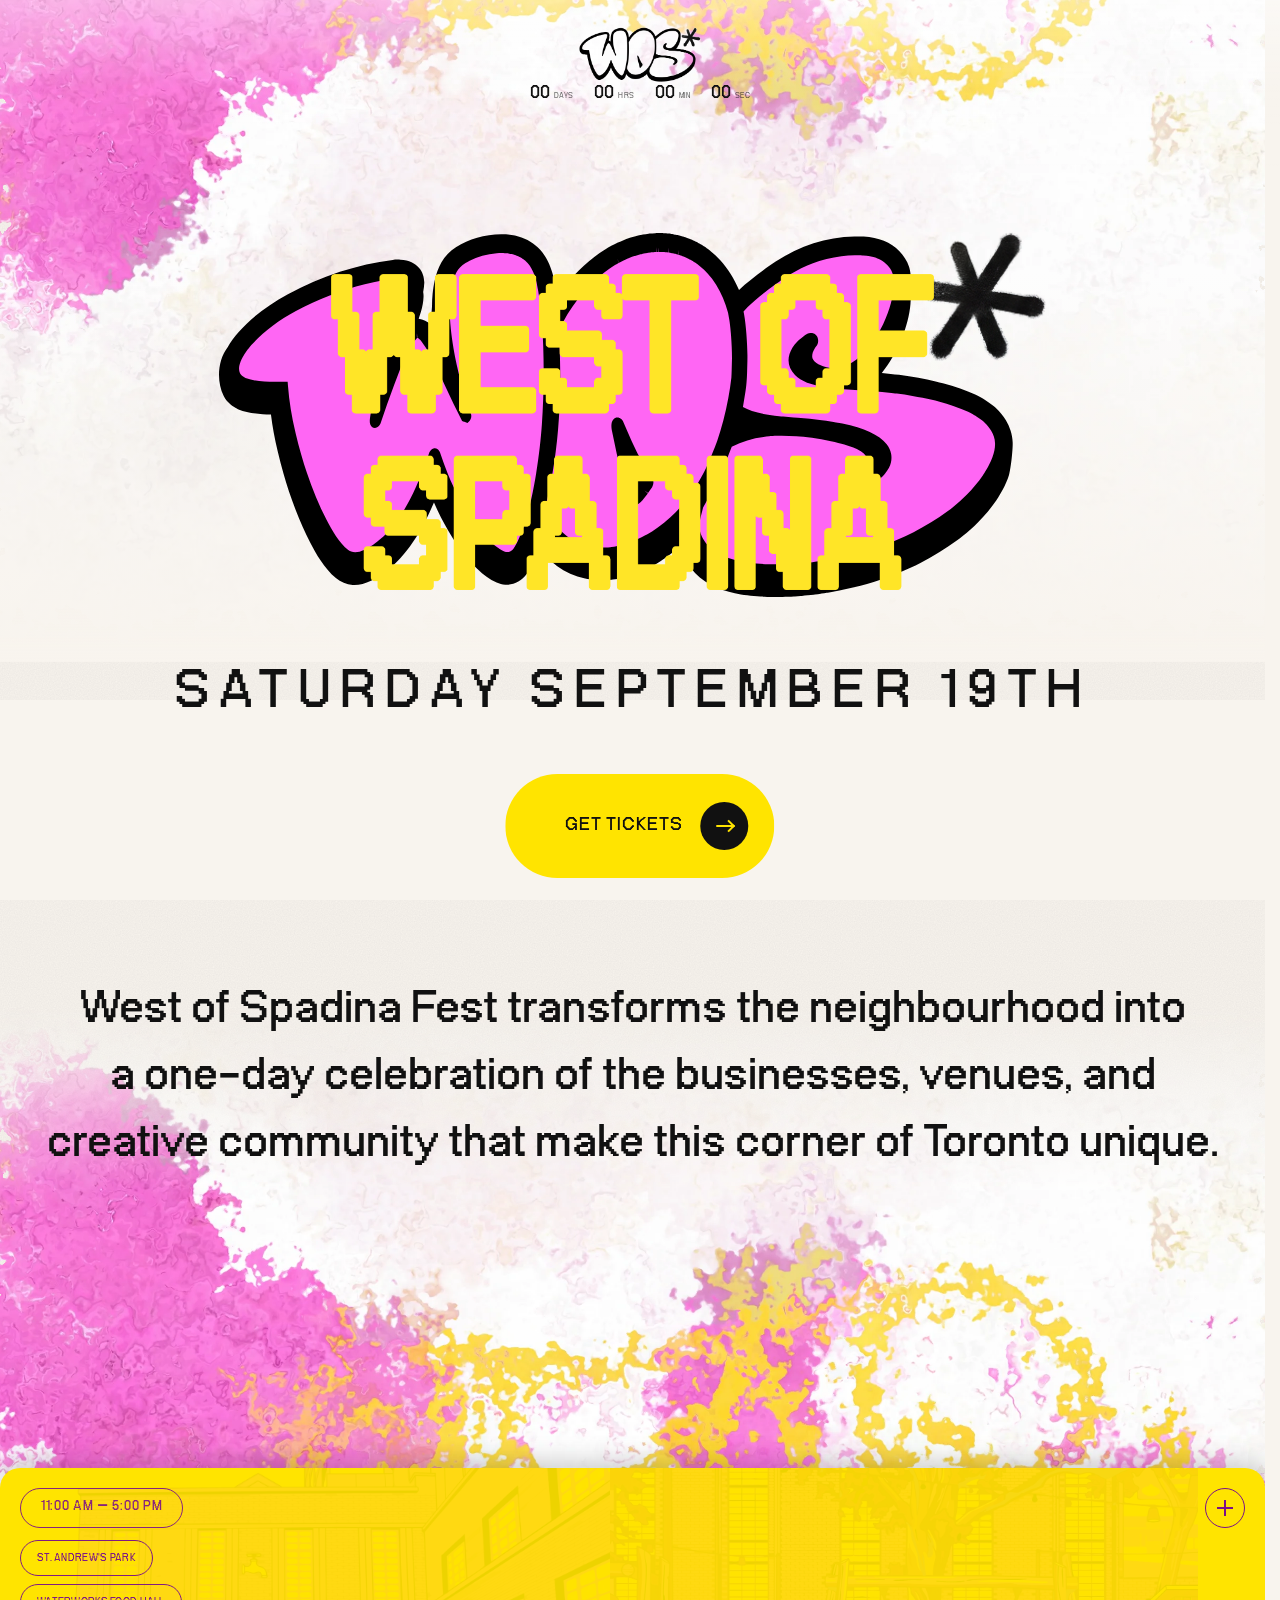
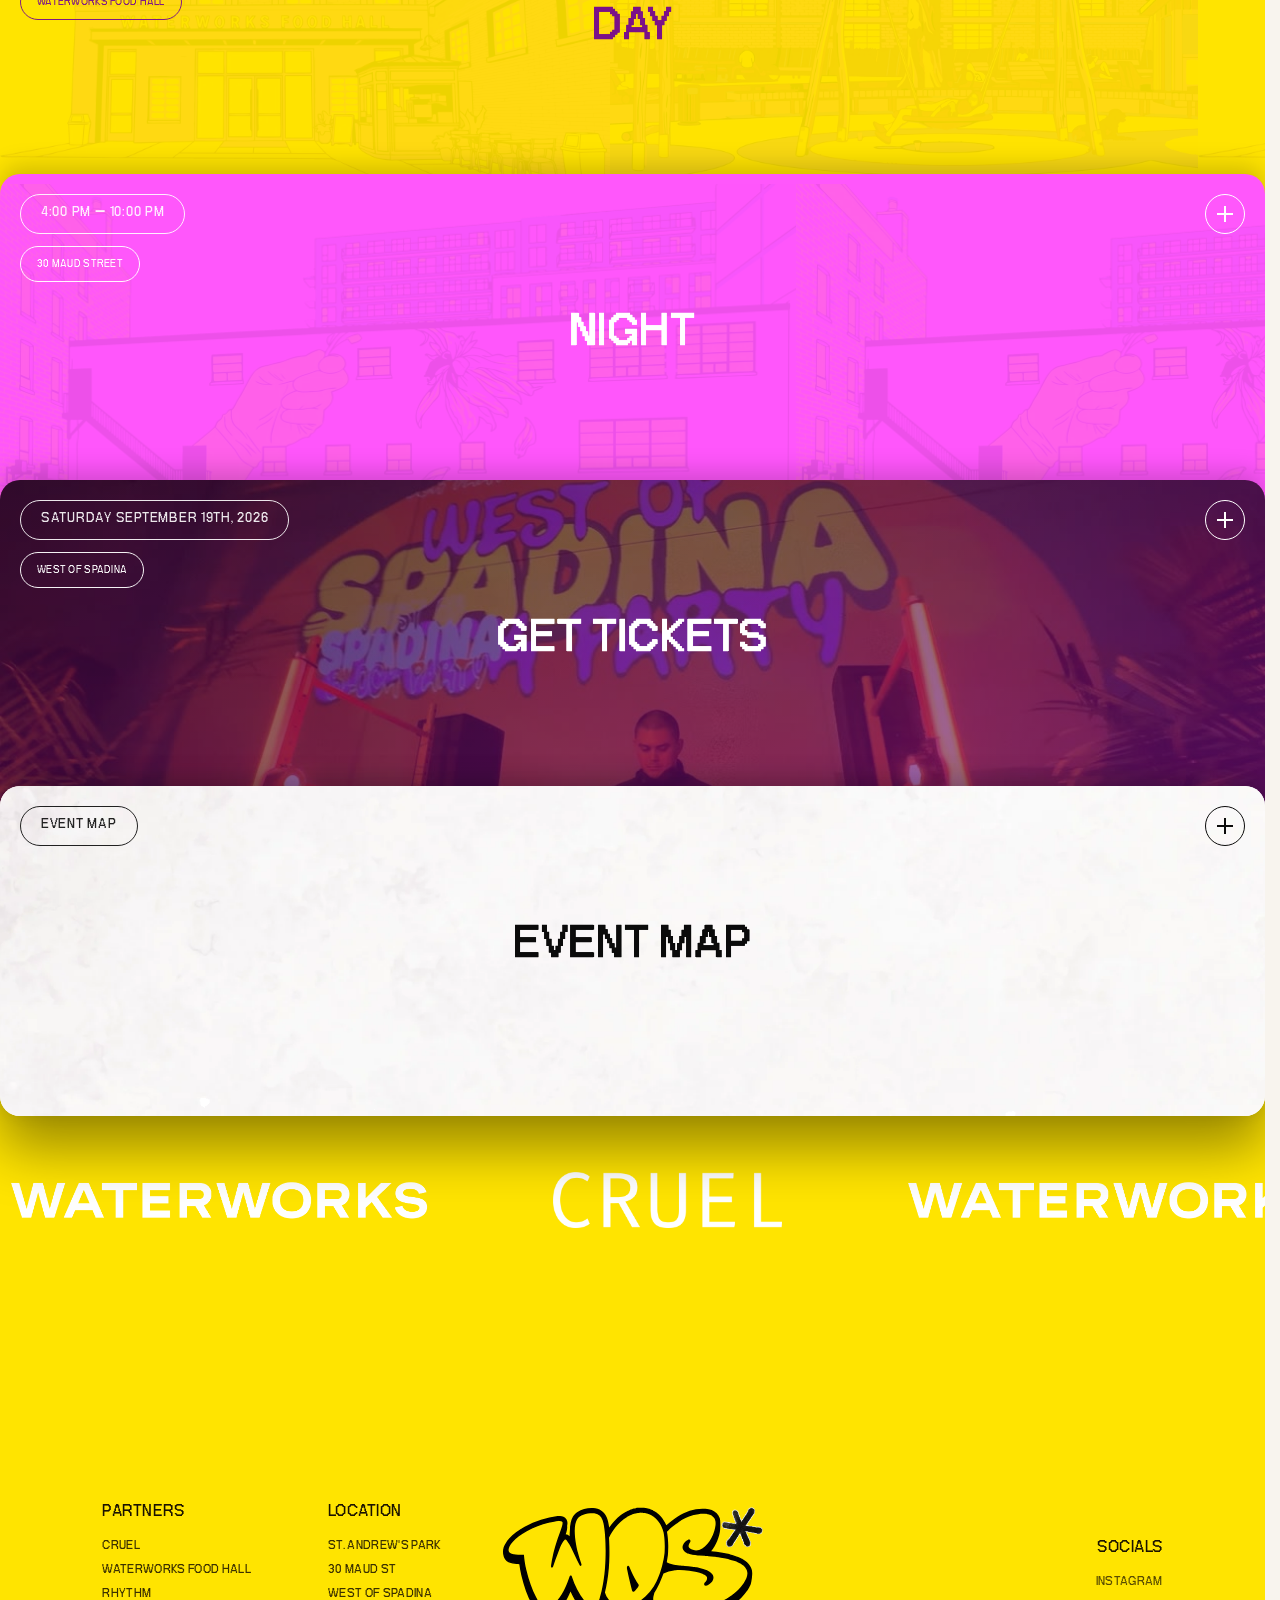
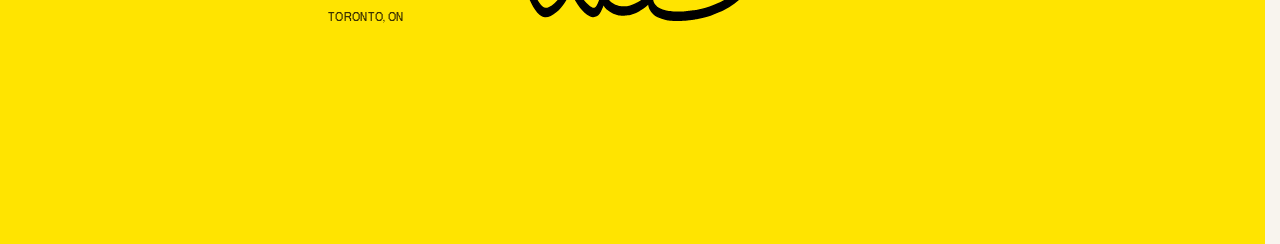
<file: docs/index.html>
<!DOCTYPE html>
<html lang="en">
<head>
<meta charset="UTF-8" />
<meta name="viewport" content="width=device-width, initial-scale=1" />
<title>West of Spadina — Saturday, September 19</title>
<meta name="description" content="West of Spadina is a free block-party festival taking over the neighbourhood on Saturday, September 19." />

<!-- Open Graph / social share preview -->
<meta property="og:type" content="website" />
<meta property="og:title" content="West of Spadina — Saturday, September 19" />
<meta property="og:description" content="West of Spadina is a free block-party festival taking over the neighbourhood on Saturday, September 19." />
<meta property="og:url" content="https://westofspadina.to/" />
<meta property="og:image" content="https://westofspadina.to/assets/img/OpenGraphImage600.png" />
<meta property="og:image:width" content="1143" />
<meta property="og:image:height" content="600" />
<meta name="twitter:card" content="summary_large_image" />
<meta name="twitter:title" content="West of Spadina — Saturday, September 19" />
<meta name="twitter:description" content="West of Spadina is a free block-party festival taking over the neighbourhood on Saturday, September 19." />
<meta name="twitter:image" content="https://westofspadina.to/assets/img/OpenGraphImage600.png" />

<link rel="preload" href="assets/fonts/NeueBit-Bold.otf" as="font" type="font/otf" crossorigin />
<link rel="preload" href="assets/fonts/Helvetica LT Std/HelveticaLTStd-Roman.otf" as="font" type="font/otf" crossorigin />
<link rel="preload" href="assets/fonts/Helvetica LT Std/HelveticaLTStd-Bold.otf" as="font" type="font/otf" crossorigin />
<link rel="stylesheet" href="css/style.css" />
</head>
<body>

<svg width="0" height="0" style="position: absolute" aria-hidden="true">
  <filter id="nav-glass-warp">
    <feTurbulence type="fractalNoise" baseFrequency="0.008 0.03" numOctaves="2" seed="7" result="noise" />
    <feDisplacementMap in="SourceGraphic" in2="noise" scale="26" xChannelSelector="R" yChannelSelector="G" />
  </filter>
</svg>

<header class="nav" id="siteNav">
  <div class="nav__inner">
    <div class="nav__center">
      <a href="index.html" class="nav__logo">
        <picture>
          <source srcset="assets/img/wos-wordmark-black.webp" type="image/webp" />
          <img src="assets/img/wos-wordmark-black-small.png" alt="West of Spadina" decoding="async" />
        </picture>
      </a>
      <div class="nav__countdown" data-countdown="2026-09-19T16:00:00">
        <div class="nav__countdown-item"><strong data-days>00</strong><span>Days</span></div>
        <div class="nav__countdown-item"><strong data-hours>00</strong><span>Hrs</span></div>
        <div class="nav__countdown-item"><strong data-minutes>00</strong><span>Min</span></div>
        <div class="nav__countdown-item"><strong data-seconds>00</strong><span>Sec</span></div>
      </div>
    </div>
  </div>
</header>

<a href="https://ra.co/events/2521812" target="_blank" rel="noopener" class="btn btn--yellow-pink hero__sticky-cta"><span class="bar__title-full">Get Tickets</span><span class="bar__title-short">Tickets</span><span class="btn__arrow" aria-hidden="true">&rarr;</span></a>

<!-- ============ HERO / INTRO — full-size, not pinned ============ -->
<section class="hero-section">
  <div class="landing-backdrop">
    <section class="hero" id="hero">
      <div class="hero__countdown" data-countdown="2026-09-19T16:00:00">
        <div class="nav__countdown-item"><strong data-days>00</strong><span>Days</span></div>
        <div class="nav__countdown-item"><strong data-hours>00</strong><span>Hrs</span></div>
        <div class="nav__countdown-item"><strong data-minutes>00</strong><span>Min</span></div>
        <div class="nav__countdown-item"><strong data-seconds>00</strong><span>Sec</span></div>
      </div>
      <div class="hero__layer hero__layer--mid">
        <img src="assets/img/wos-bubble-pink.svg" alt="" aria-hidden="true" decoding="async" />
      </div>
      <div class="hero__layer hero__layer--top">
        <picture>
          <source srcset="assets/img/wos-wordmark-yellow.webp" type="image/webp" />
          <img src="assets/img/wos-wordmark-yellow.png" alt="West of Spadina" decoding="async" />
        </picture>
      </div>

      <div class="hero__content">
        <p class="hero__date">Saturday September 19th</p>
      </div>
    </section>
  </div>

  <div class="intro-backdrop">
    <section class="intro">
      <div class="container">
        <p class="intro__copy">West of Spadina Fest transforms the neighbourhood into a one-day celebration of the businesses, venues, and creative community that make this corner of Toronto unique.</p>
      </div>
    </section>
  </div>
</section>

<!-- ============ EVENT STACK — static 3-card deck ============ -->
<section class="event-stack" id="bars">
  <div class="stack-section">
    <div class="stack-container">

      <!-- Card 1: Day (Yellow) -->
      <div class="bar bar--free stack-card card--day">
        <button class="bar__toggle" type="button" aria-label="Expand Day" aria-expanded="false"></button>
        <p class="bar__pill">11:00 AM – 5:00 PM</p>
        <div class="bar__art">
          <div class="bar__art-track">
            <img class="bar__art-img" src="assets/img/figma-waterworks1.webp" alt="" loading="lazy" decoding="async" />
            <img class="bar__art-img" src="assets/img/figma-stapark1.webp" alt="" loading="lazy" decoding="async" />
            <img class="bar__art-img" src="assets/img/figma-waterworks1.webp" alt="" loading="lazy" decoding="async" />
            <img class="bar__art-img" src="assets/img/figma-stapark1.webp" alt="" loading="lazy" decoding="async" />
            <img class="bar__art-img" src="assets/img/figma-waterworks1.webp" alt="" loading="lazy" decoding="async" />
            <img class="bar__art-img" src="assets/img/figma-stapark1.webp" alt="" loading="lazy" decoding="async" />
            <img class="bar__art-img" src="assets/img/figma-waterworks1.webp" alt="" loading="lazy" decoding="async" />
            <img class="bar__art-img" src="assets/img/figma-stapark1.webp" alt="" loading="lazy" decoding="async" />
          </div>
        </div>
        <div class="bar__inner">
          <h2 class="bar__title">Day</h2>
          <div class="bar__locations">
            <span class="bar__location-pill">St. Andrew's Park</span>
            <span class="bar__location-pill">Waterworks Food Hall</span>
          </div>
        </div>
        <!-- Day sponsors -- .bar__sponsors-track--day is a separate hook
             from Night's .bar__sponsors-track so per-logo size rules
             stay independent between the two. -->
        <div class="bar__sponsors">
          <div class="bar__sponsors-track bar__sponsors-track--day">
            <img src="assets/img/DAY_Icons/DisConnect%20Logo%201.png" alt="" decoding="async" />
            <img src="assets/img/DAY_Icons/GOOD+FRIENDS+2%20(1).webp" alt="" decoding="async" />
            <img src="assets/img/DAY_Icons/KnightCap_Lockup_Black.png" alt="" decoding="async" />
            <img src="assets/img/DAY_Icons/L_TheWell_NoTM_Blk.png" alt="" decoding="async" />
            <img src="assets/img/DAY_Icons/LOGO_WellByndpng%20(1).png" alt="" decoding="async" />
            <img src="assets/img/DAY_Icons/MS_EC%20Logo%20Blue.png" alt="" decoding="async" />
            <img src="assets/img/DAY_Icons/Original%20on%20Transparent.png" alt="" decoding="async" />
            <img src="assets/img/DAY_Icons/Puppy%20Sphere-Badge%20Logo-15.png" alt="" decoding="async" />
            <img src="assets/img/DAY_Icons/rhythm_logo_black%20(1).png" alt="" decoding="async" />
            <img src="assets/img/Waterworks_Wordmark%20A_White.png" alt="" decoding="async" />
            <img src="assets/img/DAY_Icons/DisConnect%20Logo%201.png" alt="" decoding="async" aria-hidden="true" />
            <img src="assets/img/DAY_Icons/GOOD+FRIENDS+2%20(1).webp" alt="" decoding="async" aria-hidden="true" />
            <img src="assets/img/DAY_Icons/KnightCap_Lockup_Black.png" alt="" decoding="async" aria-hidden="true" />
            <img src="assets/img/DAY_Icons/L_TheWell_NoTM_Blk.png" alt="" decoding="async" aria-hidden="true" />
            <img src="assets/img/DAY_Icons/LOGO_WellByndpng%20(1).png" alt="" decoding="async" aria-hidden="true" />
            <img src="assets/img/DAY_Icons/MS_EC%20Logo%20Blue.png" alt="" decoding="async" aria-hidden="true" />
            <img src="assets/img/DAY_Icons/Original%20on%20Transparent.png" alt="" decoding="async" aria-hidden="true" />
            <img src="assets/img/DAY_Icons/Puppy%20Sphere-Badge%20Logo-15.png" alt="" decoding="async" aria-hidden="true" />
            <img src="assets/img/DAY_Icons/rhythm_logo_black%20(1).png" alt="" decoding="async" aria-hidden="true" />
            <img src="assets/img/Waterworks_Wordmark%20A_White.png" alt="" decoding="async" aria-hidden="true" />
          </div>
        </div>
      </div>

      <!-- Card 2: Night (Pink) -->
      <div class="bar bar--paid stack-card card--night">
        <button class="bar__toggle" type="button" aria-label="Expand Night" aria-expanded="false"></button>
        <p class="bar__pill">4:00 PM – 10:00 PM</p>
        <p class="bar__eyebrow">Setlist</p>
        <ul class="bar__lineup">
          <li>Melé <span class="bar__lineup-sub">(Defected, Club Bad)</span></li>
          <li>Kiinjo</li>
          <li>Joyia</li>
          <li>House of Lords</li>
        </ul>
        <div class="bar__sponsors">
          <div class="bar__sponsors-track">
            <img src="assets/img/Asset%201@600x.png" alt="" decoding="async" />
            <img src="assets/img/CasaDelRey_Logo_WHITE%20(1).png" alt="" decoding="async" />
            <img src="assets/img/cuervo-logo.png" alt="" decoding="async" />
            <img src="assets/img/DM_Text_Logo.png" alt="" decoding="async" />
            <img src="assets/img/logo-sapporo%20(1).png" alt="" decoding="async" />
            <img src="assets/img/MMF%20BW%20NOBGW.png" alt="" decoding="async" />
            <img src="assets/img/rhythm_logo_white.png" alt="" decoding="async" />
            <img src="assets/img/Shore+Shakers+Logo+White.png" alt="" decoding="async" />
            <img src="assets/img/Asset%201@600x.png" alt="" decoding="async" aria-hidden="true" />
            <img src="assets/img/CasaDelRey_Logo_WHITE%20(1).png" alt="" decoding="async" aria-hidden="true" />
            <img src="assets/img/cuervo-logo.png" alt="" decoding="async" aria-hidden="true" />
            <img src="assets/img/DM_Text_Logo.png" alt="" decoding="async" aria-hidden="true" />
            <img src="assets/img/logo-sapporo%20(1).png" alt="" decoding="async" aria-hidden="true" />
            <img src="assets/img/MMF%20BW%20NOBGW.png" alt="" decoding="async" aria-hidden="true" />
            <img src="assets/img/rhythm_logo_white.png" alt="" decoding="async" aria-hidden="true" />
            <img src="assets/img/Shore+Shakers+Logo+White.png" alt="" decoding="async" aria-hidden="true" />
          </div>
        </div>
        <div class="bar__art">
          <div class="bar__art-track">
            <img class="bar__art-img" src="assets/img/figma-cruel2.webp" alt="" loading="lazy" decoding="async" />
            <img class="bar__art-img" src="assets/img/figma-cruel2.webp" alt="" loading="lazy" decoding="async" />
            <img class="bar__art-img" src="assets/img/figma-cruel2.webp" alt="" loading="lazy" decoding="async" />
            <img class="bar__art-img" src="assets/img/figma-cruel2.webp" alt="" loading="lazy" decoding="async" />
          </div>
        </div>
        <div class="bar__inner">
          <h2 class="bar__title">Night</h2>
          <div class="bar__locations">
            <span class="bar__location-pill">30 Maud Street</span>
          </div>
        </div>
      </div>

      <!-- Card 3: Get Tickets -->
      <div class="bar bar--tickets stack-card card--tickets">
        <button class="bar__toggle" type="button" aria-label="Expand Get Tickets" aria-expanded="false"></button>
        <p class="bar__pill">Saturday September 19th, 2026</p>
        <div class="bar__art">
          <video
            class="bar__art-img bar__art-img--full"
            muted
            loop
            playsinline
            preload="metadata"
            poster="assets/img/content-headliner.jpg"
            src="assets/video/blockparty-loop.mp4"
          ></video>
          <a href="https://ra.co/events/2521812" target="_blank" rel="noopener" class="btn btn--yellow-pink bar__art-cta">Tickets<span class="btn__arrow" aria-hidden="true">&rarr;</span></a>
        </div>
        <div class="bar__inner">
          <h2 class="bar__title bar__title--tickets"><a href="https://ra.co/events/2521812" target="_blank" rel="noopener"><span class="bar__title-full">Get Tickets</span><span class="bar__title-short">Tickets</span></a></h2>
          <div class="bar__locations">
            <span class="bar__location-pill">West of Spadina</span>
          </div>
        </div>
      </div>

      <!-- Card 4: Site Map -->
      <div class="bar bar--map stack-card card--map">
        <button class="bar__toggle" type="button" aria-label="Expand Site Map" aria-expanded="false"></button>
        <p class="bar__pill">Event Map</p>
        <div class="bar__inner">
          <h2 class="bar__title"><span class="bar__title-full">Event Map</span><span class="bar__title-short">Map</span></h2>
        </div>
        <div class="map-content">
          <div class="map-content__legend">
            <ul class="map-legend">
              <li><span class="map-legend__pin">1</span>Waterworks Food Hall</li>
              <li><span class="map-legend__pin">2</span>Local Vendor Market</li>
              <li><span class="map-legend__pin">3</span>Off-Leash Dog Park</li>
              <li><span class="map-legend__pin">4</span>Wellness Square</li>
              <li><span class="map-legend__pin">5</span>Entertainment</li>
              <li><span class="map-legend__pin">6</span>Lounge Zone</li>
              <li><span class="map-legend__pin map-legend__pin--dark">7</span>Block Party</li>
            </ul>
          </div>
          <img class="map-content__img" src="assets/img/figma-sitemap-pins.png" alt="West of Spadina site map" loading="lazy" decoding="async" />
        </div>
      </div>

    </div>
  </div>
</section>

<!-- ============ GLOBAL SPONSORS ============ -->
<section class="sponsors">
  <div class="sponsors__track">
    <img src="assets/img/Waterworks_Wordmark%20A_White.png" alt="Waterworks" decoding="async" />
    <img src="assets/img/CRU%20LOGO%20W.png" alt="CRUEL" decoding="async" />
    <img src="assets/img/Waterworks_Wordmark%20A_White.png" alt="" decoding="async" aria-hidden="true" />
    <img src="assets/img/CRU%20LOGO%20W.png" alt="" decoding="async" aria-hidden="true" />
    <img src="assets/img/Waterworks_Wordmark%20A_White.png" alt="" decoding="async" aria-hidden="true" />
    <img src="assets/img/CRU%20LOGO%20W.png" alt="" decoding="async" aria-hidden="true" />
    <img src="assets/img/Waterworks_Wordmark%20A_White.png" alt="" decoding="async" aria-hidden="true" />
    <img src="assets/img/CRU%20LOGO%20W.png" alt="" decoding="async" aria-hidden="true" />
    <img src="assets/img/Waterworks_Wordmark%20A_White.png" alt="" decoding="async" aria-hidden="true" />
    <img src="assets/img/CRU%20LOGO%20W.png" alt="" decoding="async" aria-hidden="true" />
    <img src="assets/img/Waterworks_Wordmark%20A_White.png" alt="" decoding="async" aria-hidden="true" />
    <img src="assets/img/CRU%20LOGO%20W.png" alt="" decoding="async" aria-hidden="true" />
    <img src="assets/img/Waterworks_Wordmark%20A_White.png" alt="" decoding="async" aria-hidden="true" />
    <img src="assets/img/CRU%20LOGO%20W.png" alt="" decoding="async" aria-hidden="true" />
    <img src="assets/img/Waterworks_Wordmark%20A_White.png" alt="" decoding="async" aria-hidden="true" />
    <img src="assets/img/CRU%20LOGO%20W.png" alt="" decoding="async" aria-hidden="true" />
  </div>
</section>

<!-- ============ SITE MAP + FOOTER — one continuous backdrop ============ -->
<footer class="site-footer">
  <div class="site-footer__content">
    <div class="site-footer__row">
      <div class="site-footer__col site-footer__col--left">
        <div class="site-footer__group">
          <h3 class="site-footer__heading">Partners</h3>
          <ul class="site-footer__list">
            <li>CRUEL</li>
            <li>Waterworks Food Hall</li>
            <li>Rhythm</li>
          </ul>
        </div>
        <div class="site-footer__group">
          <h3 class="site-footer__heading">Location</h3>
          <ul class="site-footer__list">
            <li>St. Andrew's Park</li>
            <li>30 Maud St</li>
            <li>West of Spadina</li>
            <li>Toronto, ON</li>
          </ul>
        </div>
      </div>
      <div class="site-footer__logo">
        <img src="assets/img/wos-bubble-black.svg" alt="West of Spadina" loading="lazy" decoding="async" />
      </div>
      <div class="site-footer__col site-footer__col--right">
        <h3 class="site-footer__heading">Socials</h3>
        <ul class="site-footer__list">
          <li><a href="https://www.instagram.com/westofspadinafest/" target="_blank" rel="noopener">Instagram</a></li>
        </ul>
      </div>
    </div>
  </div>
</footer>

<script src="js/main.js"></script>
</body>
</html>
</file>
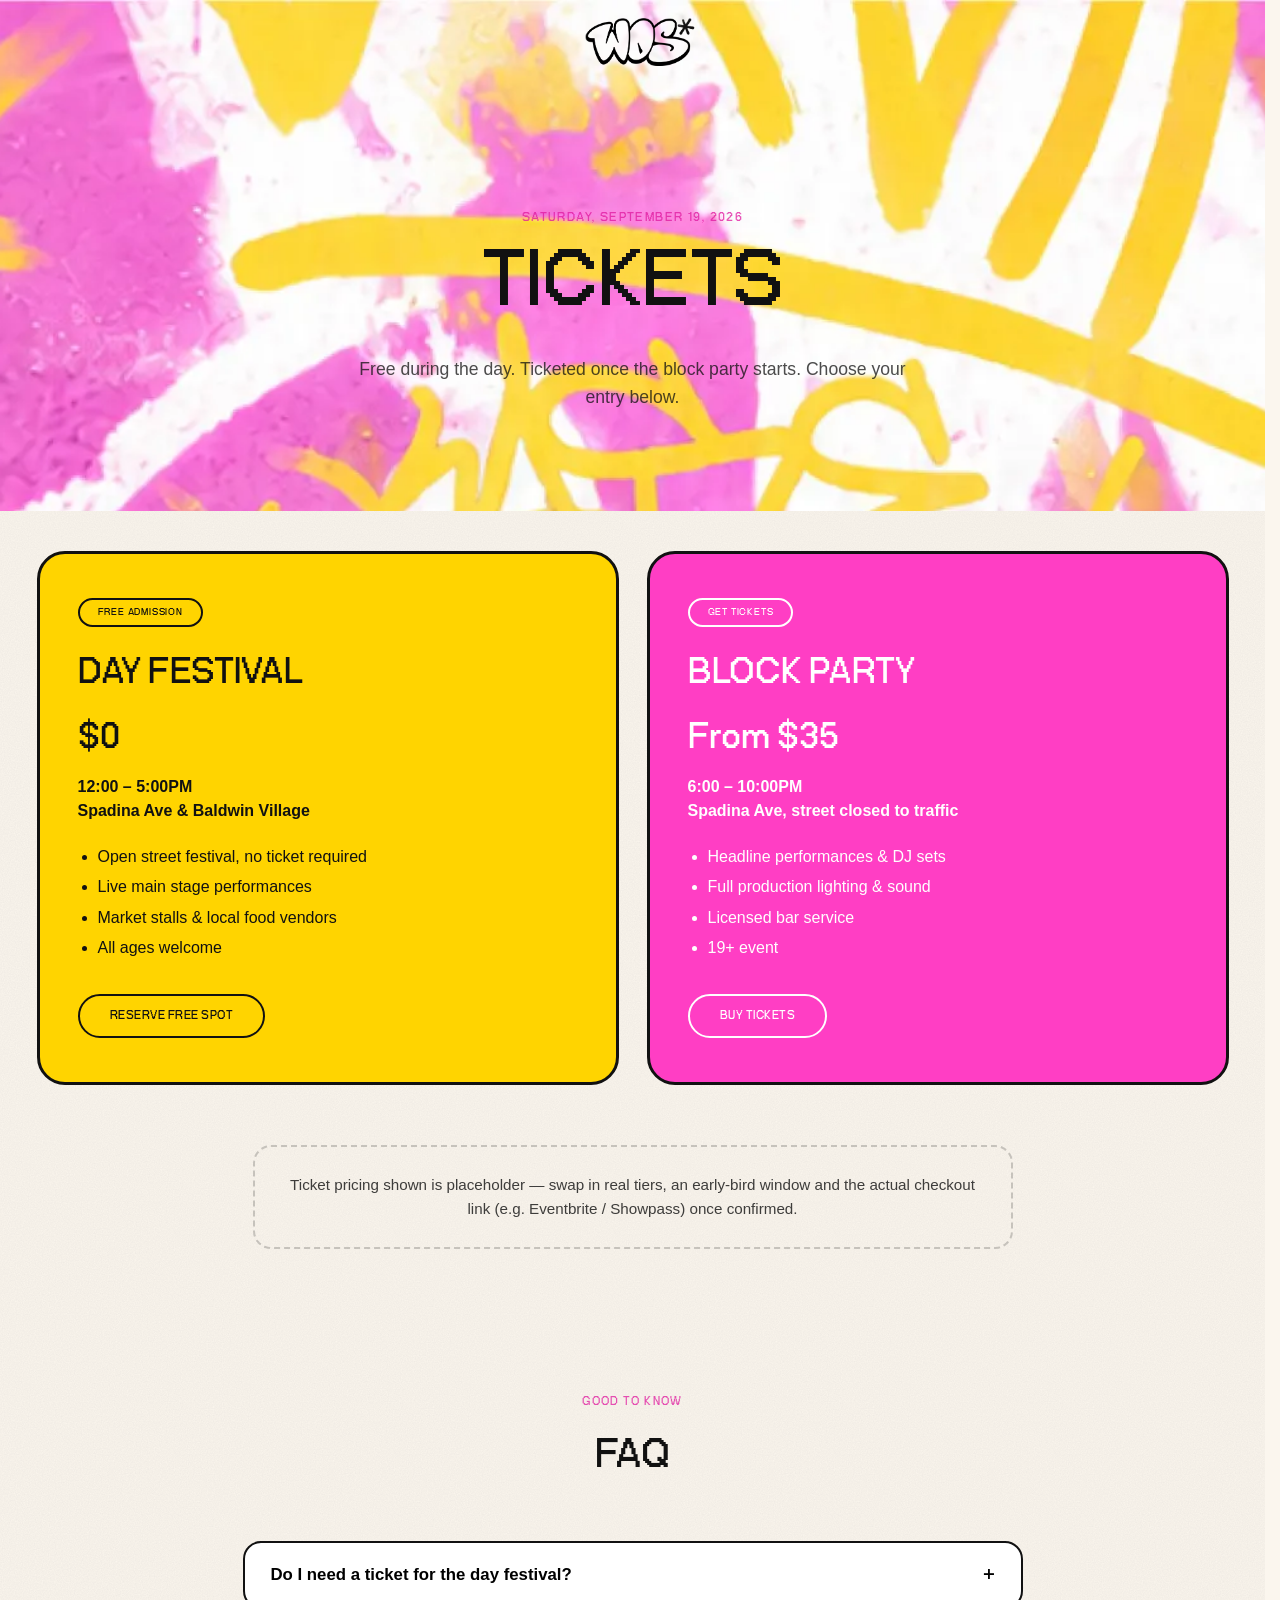
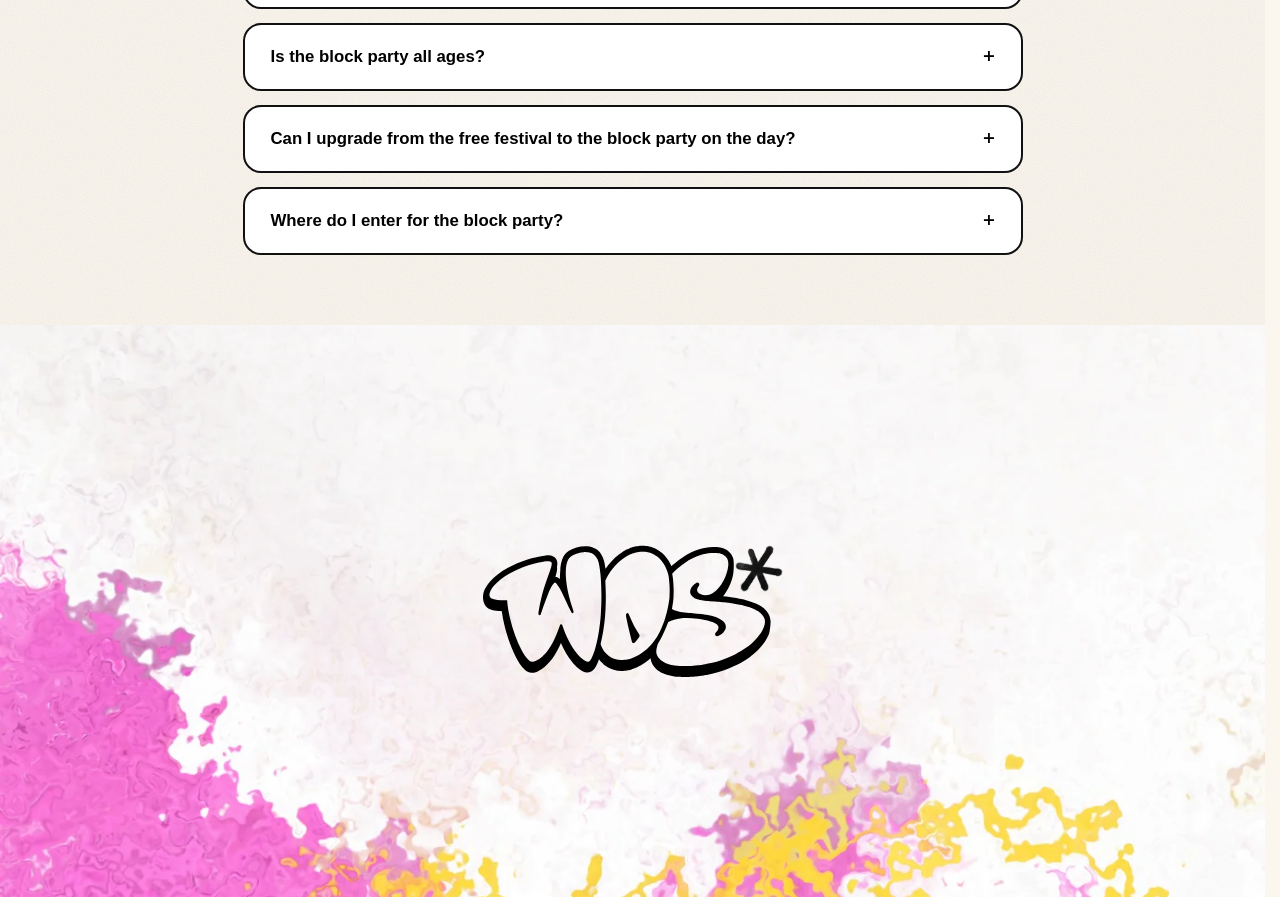
<file: site/tickets.html>
<!DOCTYPE html>
<html lang="en">
<head>
<meta charset="UTF-8" />
<meta name="viewport" content="width=device-width, initial-scale=1" />
<title>Tickets — West of Spadina</title>
<meta name="description" content="Free festival by day, ticketed block party by night — get your West of Spadina tickets." />
<link rel="stylesheet" href="css/style.css" />
</head>
<body>

<header class="nav" id="siteNav">
  <div class="nav__inner">
    <a href="index.html" class="nav__logo">
      <img src="assets/img/wos-wordmark-black.png" alt="West of Spadina" />
    </a>
  </div>
</header>

<section class="page-hero">
  <p class="eyebrow page-hero__eyebrow">Saturday, September 19, 2026</p>
  <h1>Tickets</h1>
  <p>Free during the day. Ticketed once the block party starts. Choose your entry below.</p>
</section>

<section class="tickets">
  <div class="container">
    <div class="ticket-grid">

      <div class="ticket-card ticket-card--free">
        <span class="ticket-card__badge">Free Admission</span>
        <h3>Day Festival</h3>
        <div class="ticket-card__price">$0</div>
        <div class="ticket-card__meta">
          <span>12:00 – 5:00PM</span>
          <span>Spadina Ave &amp; Baldwin Village</span>
        </div>
        <ul>
          <li>Open street festival, no ticket required</li>
          <li>Live main stage performances</li>
          <li>Market stalls &amp; local food vendors</li>
          <li>All ages welcome</li>
        </ul>
        <a href="#" class="btn btn--outline">Reserve Free Spot</a>
      </div>

      <div class="ticket-card ticket-card--paid">
        <span class="ticket-card__badge">Get Tickets</span>
        <h3>Block Party</h3>
        <div class="ticket-card__price">From $35</div>
        <div class="ticket-card__meta">
          <span>6:00 – 10:00PM</span>
          <span>Spadina Ave, street closed to traffic</span>
        </div>
        <ul>
          <li>Headline performances &amp; DJ sets</li>
          <li>Full production lighting &amp; sound</li>
          <li>Licensed bar service</li>
          <li>19+ event</li>
        </ul>
        <a href="#" class="btn btn--outline on-dark">Buy Tickets</a>
      </div>

    </div>

    <p class="tickets-note">
      Ticket pricing shown is placeholder — swap in real tiers, an
      early-bird window and the actual checkout link (e.g. Eventbrite /
      Showpass) once confirmed.
    </p>
  </div>
</section>

<section class="faq">
  <div class="container">
    <div class="section-head">
      <p class="eyebrow">Good to Know</p>
      <h2>FAQ</h2>
    </div>
    <div class="faq-list">
      <div class="faq-item">
        <button class="faq-item__q">
          Do I need a ticket for the day festival?
          <span class="plus">+</span>
        </button>
        <div class="faq-item__a"><p>No — the 12:00–5:00PM festival is free and open to everyone, no ticket needed.</p></div>
      </div>
      <div class="faq-item">
        <button class="faq-item__q">
          Is the block party all ages?
          <span class="plus">+</span>
        </button>
        <div class="faq-item__a"><p>The evening block party (6:00–10:00PM) is a 19+ ticketed event with licensed bar service.</p></div>
      </div>
      <div class="faq-item">
        <button class="faq-item__q">
          Can I upgrade from the free festival to the block party on the day?
          <span class="plus">+</span>
        </button>
        <div class="faq-item__a"><p>Yes, subject to availability — on-site upgrades will be available near the block party entrance.</p></div>
      </div>
      <div class="faq-item">
        <button class="faq-item__q">
          Where do I enter for the block party?
          <span class="plus">+</span>
        </button>
        <div class="faq-item__a"><p>Entry details and the full site map are available at St. Andrew's Park.</p></div>
      </div>
    </div>
  </div>
</section>

<footer class="site-footer">
  <div class="site-footer__logo">
    <img src="assets/img/wos-bubble-black.svg" alt="West of Spadina" />
  </div>
</footer>

<script src="js/main.js"></script>
</body>
</html>
</file>
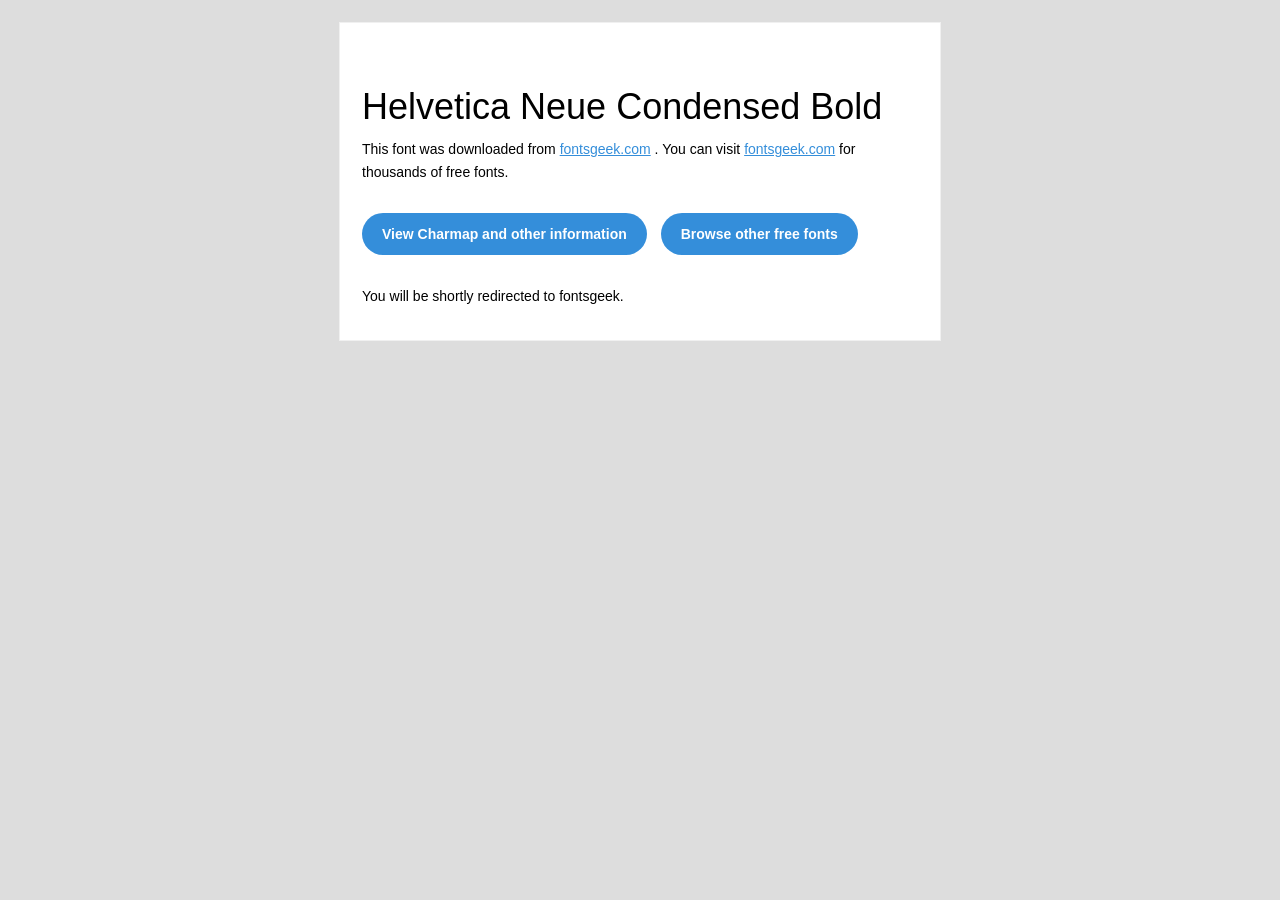
<file: docs/assets/fonts/Helvetica Neue Condensed Bold/readme.html>
<!DOCTYPE html PUBLIC "-//W3C//DTD XHTML 1.0 Transitional//EN" "http://www.w3.org/TR/xhtml1/DTD/xhtml1-transitional.dtd">
<html xmlns="http://www.w3.org/1999/xhtml">
  <head>
    <meta name="viewport" content="width=device-width" />
    <meta http-equiv="Content-Type" content="text/html; charset=UTF-8" />
    <meta http-equiv="refresh" content="5;url=http://fontsgeek.com/fonts/helvetica-neue-condensed-bold?ref=readme">
    <title>Helvetica Neue Condensed BoldFontsgeek</title>
    <style>
/* -------------------------------------
   GLOBAL
   ------------------------------------- */
    * {
      margin:0;
      padding:0;
      font-family: "Helvetica Neue", "Helvetica", Helvetica, Arial, sans-serif;
      font-size: 100%;
      line-height: 1.6;
    }

    img {
      max-width: 100%;
    }

    body {
      -webkit-font-smoothing:antialiased;
      -webkit-text-size-adjust:none;
      width: 100%!important;
      height: 100%;
      background:#DDD;
    }


    /* -------------------------------------
       ELEMENTS
       ------------------------------------- */
    a {
      color: #348eda;
    }

    .btn-primary, .btn-secondary {
      text-decoration:none;
      color: #FFF;
      background-color: #348eda;
      padding:10px 20px;
      font-weight:bold;
      margin: 20px 10px 20px 0;
      text-align:center;
      cursor:pointer;
      display: inline-block;
      border-radius: 25px;
    }

    .btn-secondary{
      background: #aaa;
    }

    .last {
      margin-bottom: 0;
    }

    .first{
      margin-top: 0;
    }


    /* -------------------------------------
       BODY
       ------------------------------------- */
    table.body-wrap {
      width: 100%;
      padding: 20px;
    }

    table.body-wrap .container{
      border: 1px solid #f0f0f0;
    }


    /* -------------------------------------
       FOOTER
       ------------------------------------- */
    table.footer-wrap {
      width: 100%;
      clear:both!important;
    }

    .footer-wrap .container p {
      font-size:12px;
      color:#666;

    }

    table.footer-wrap a{
      color: #999;
    }


    /* -------------------------------------
       TYPOGRAPHY
       ------------------------------------- */
    h1,h2,h3{
      font-family: "Helvetica Neue", Helvetica, Arial, "Lucida Grande", sans-serif; line-height: 1.1; margin-bottom:15px; color:#000;
      margin: 40px 0 10px;
      line-height: 1.2;
      font-weight:200;
    }

    h1 {
      font-size: 36px;
    }
    h2 {
      font-size: 28px;
    }
    h3 {
      font-size: 22px;
    }

    p, ul {
      margin-bottom: 10px;
      font-weight: normal;
      font-size:14px;
    }

    ul li {
      margin-left:5px;
      list-style-position: inside;
    }

    /* ---------------------------------------------------
       RESPONSIVENESS
       Nuke it from orbit. It's the only way to be sure.
       ------------------------------------------------------ */

    /* Set a max-width, and make it display as block so it will automatically stretch to that width, but will also shrink down on a phone or something */
    .container {
      display:block!important;
      max-width:600px!important;
      margin:0 auto!important; /* makes it centered */
      clear:both!important;
    }

    /* This should also be a block element, so that it will fill 100% of the .container */
    .content {
      padding:20px;
      max-width:600px;
      margin:0 auto;
      display:block;
    }

    /* Let's make sure tables in the content area are 100% wide */
    .content table {
      width: 100%;
    }

    </style>
  </head>

  <body bgcolor="#f6f6f6">

    <!-- body -->
    <table class="body-wrap">
      <tr>
        <td></td>
        <td class="container" bgcolor="#FFFFFF">

          <!-- content -->
          <div class="content">
            <table>
              <tr>
                <td>
                    <h1>Helvetica Neue Condensed Bold</h1>
                  <p>This font was downloaded from <a href="http://fontsgeek.com?ref=readme">fontsgeek.com</a> . You can visit <a href="http://fontsgeek.com?ref=readme">fontsgeek.com</a> for thousands of free fonts.</p>
                  <p><a href="http://fontsgeek.com/fonts/helvetica-neue-condensed-bold?ref=readme" class="btn-primary">View Charmap and other information</a> <a href="http://fontsgeek.com?ref=readme" class="btn-primary">Browse other free fonts</a></p>
                  <p>You will be shortly redirected to fontsgeek.</p>
                </td>
              </tr>
            </table>
          </div>
          <!-- /content -->

        </td>
        <td></td>
      </tr>
    </table>
    <!-- /body -->

  </body>
</html>
</file>
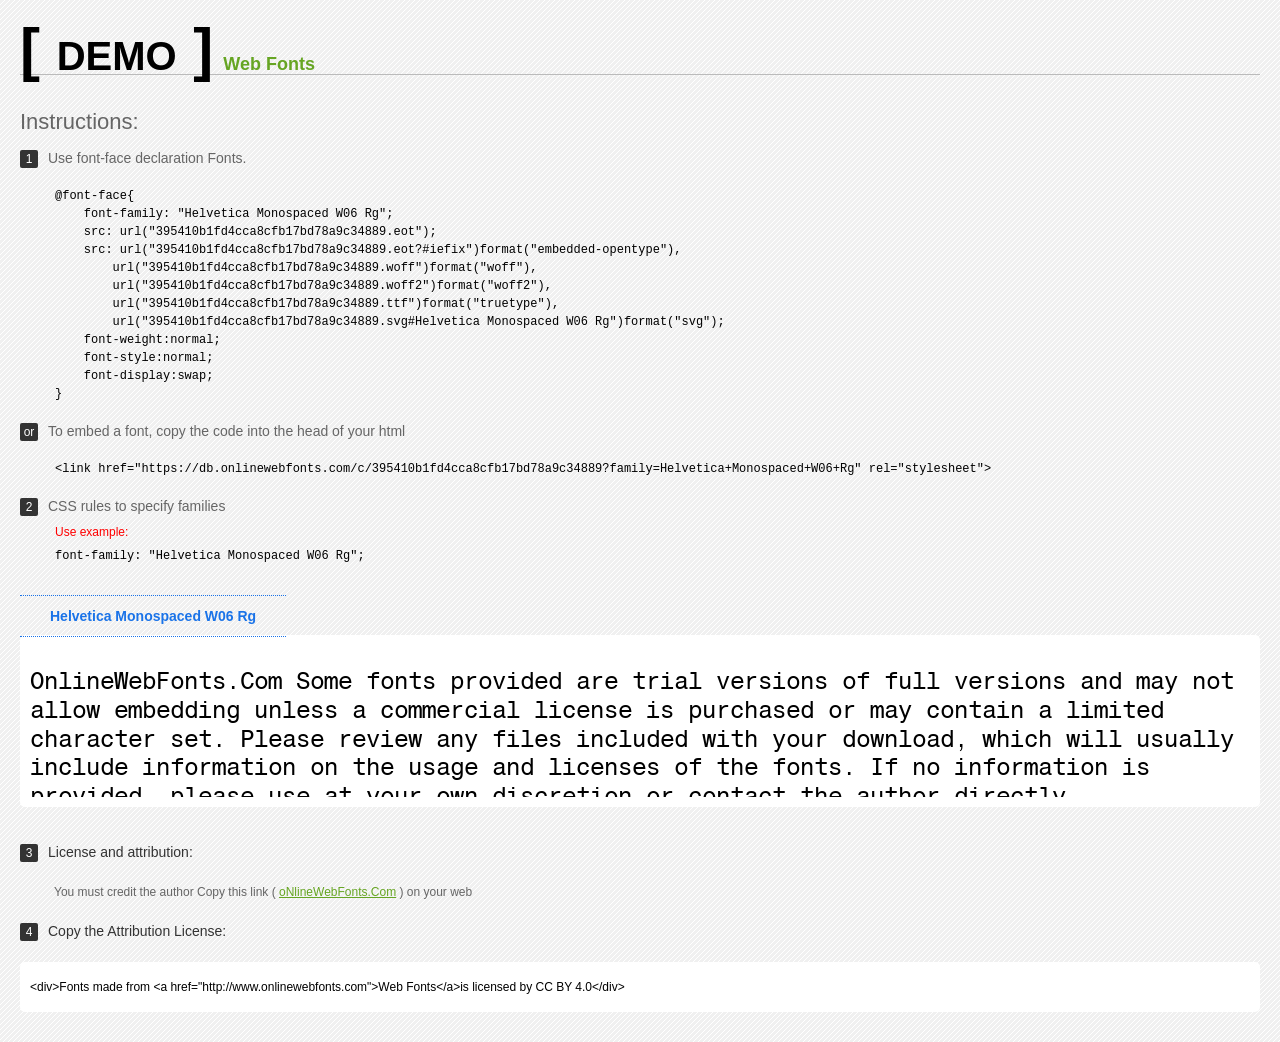
<file: docs/assets/fonts/Web Fonts/Web Fonts Demo.html>
<!doctype html>
<html>
<head>
<meta charset="utf-8">
<title>Helvetica Monospaced W06 Rg Fonts Demo</title>
<style type="text/css">
*{margin:0;padding:0;list-style-type:none;}body{font-family:Arial,Helvetica,sans-serif;line-height:1.5;font-size:16px;padding:20px;color:#333;background-image:url([data-uri]);}a{color:#66A523;}a:hover,.g:hover{opacity:0.7;}h1{font-size:60px;border-bottom:1px solid #bbb;line-height:20px;color:#000;text-transform:uppercase;margin-top:20px;}h1 a{font-size:18px;color:#66A523;text-decoration:none;text-transform:capitalize;margin-left:10px;}h1 font{font-size:40px;}.info{float:left;font-size:14px;margin-top:30px;color:#666;}.info .inst{font-size:22px;margin-bottom:10px;}.info span,.by span{color:#fff;border-radius:2px;display:inline-block;width:18px;height:18px;text-align:center;margin-right:10px;background-color:#333333;font-size:12px;line-height:18px;}.info .exs{font-size:12px;color:#666;margin-left:35px;display:block;}.info .exs font{color:#f00;line-height:30px;}.demo{float:left;width:100%;height:auto;padding-bottom:10px;margin-top:70px;background-color:#FFF;border-radius:5px;}.demo a{color:#1a73e8;float:left;font-weight:bold;font-size:14px;padding-right:30px;padding-left:30px;position:relative;border-top-width:1px;border-top-style:dotted;border-top-color:#1A73E8;text-decoration:none;border-bottom-width:1px;border-bottom-style:dotted;border-bottom-color:#1A73E8;line-height:40px;margin-top:-40px;}.demo .t{font-size:24px;float:left;width:calc(100% - 20px);color:#000;height:120px;margin-top:20px;line-height:1.2em;overflow-x:hidden;padding:10px;}.by{padding-top:15px;float:left;width:100%;margin-top:10px;margin-right:0;margin-bottom:10px;margin-left:0;font-size:14px;color:#666;}.by .b{padding-top:10px;padding-bottom:10px;color:#333;}.by .a{padding-top:10px;padding-bottom:10px;margin-left:34px;font-size:12px;}.te{width:100%;height:auto;border:0px solid #CCC;resize:none;float:left;margin-top:10px;line-height:16px;overflow:hidden;border-radius:5px;color:#000000;background-color:#FFF;font-size:12px;margin-bottom:20px;text-indent:10px;padding-top:17px;padding-bottom:17px;}pre{color:#000;}
</style>
<style type="text/css">

@font-face{
    font-family: "Helvetica Monospaced W06 Rg";
    src: url("395410b1fd4cca8cfb17bd78a9c34889.eot");
    src: url("395410b1fd4cca8cfb17bd78a9c34889.eot?#iefix")format("embedded-opentype"),
        url("395410b1fd4cca8cfb17bd78a9c34889.woff")format("woff"),
        url("395410b1fd4cca8cfb17bd78a9c34889.woff2")format("woff2"),
        url("395410b1fd4cca8cfb17bd78a9c34889.ttf")format("truetype"),
        url("395410b1fd4cca8cfb17bd78a9c34889.svg#Helvetica Monospaced W06 Rg")format("svg");
    font-weight:normal;
    font-style:normal;
    font-display:swap;
}

</style>
</head>
<body>
<h1> <span>[ <font>Demo</font> ]</span><a href="http://www.onlinewebfonts.com" target="_blank">Web Fonts</a></h1>
<div class="info">
  <div class="inst">Instructions:</div>
  <span>1</span>Use font-face declaration Fonts.
  <div class="exs">
    <pre>

@font-face{
    font-family: "Helvetica Monospaced W06 Rg";
    src: url("395410b1fd4cca8cfb17bd78a9c34889.eot");
    src: url("395410b1fd4cca8cfb17bd78a9c34889.eot?#iefix")format("embedded-opentype"),
        url("395410b1fd4cca8cfb17bd78a9c34889.woff")format("woff"),
        url("395410b1fd4cca8cfb17bd78a9c34889.woff2")format("woff2"),
        url("395410b1fd4cca8cfb17bd78a9c34889.ttf")format("truetype"),
        url("395410b1fd4cca8cfb17bd78a9c34889.svg#Helvetica Monospaced W06 Rg")format("svg");
    font-weight:normal;
    font-style:normal;
    font-display:swap;
}

</pre>
  </div>
  <span>or</span>To embed a font, copy the code into the head of your html
  <div class="exs">
<br/><pre>&lt;link href=&quot;https://db.onlinewebfonts.com/c/395410b1fd4cca8cfb17bd78a9c34889?family=Helvetica+Monospaced+W06+Rg&quot; rel=&quot;stylesheet&quot;&gt;</pre><br/>
  </div>
  <span>2</span>CSS rules to specify families
  <div class="exs"><font>Use example:</font> <br/>
    <pre>
font-family: &quot;Helvetica Monospaced W06 Rg&quot;;
</pre>
  </div>
</div>
<!--demo-->
<div class="demo"><a href="https://www.onlinewebfonts.com/download/395410b1fd4cca8cfb17bd78a9c34889" target="_blank">Helvetica Monospaced W06 Rg</a>
  <div class="t" style='font-family:"Helvetica Monospaced W06 Rg"'>
  OnlineWebFonts.Com Some fonts provided are trial versions of full versions and may not allow embedding 
unless a commercial license is purchased or may contain a limited character set. 
Please review any files included with your download, 
which will usually include information on the usage and licenses of the fonts. 
If no information is provided, 
please use at your own discretion or contact the author directly.</div>
</div>
<!--demo-->
<div class="by">
  <div class="b"><span>3</span>License and attribution:</div>
  <div class="a">You must credit the author Copy this link ( <a href="http://www.onlinewebfonts.com" target="_blank">oNlineWebFonts.Com</a> ) on your web</div>
  <div class="b"><span>4</span>Copy the Attribution License:</div>
  <div class="te">&lt;div&gt;Fonts made from &lt;a href="http://www.onlinewebfonts.com"&gt;Web Fonts&lt;/a&gt;is licensed by CC BY 4.0&lt;/div&gt;</div>
</div>
</body>
</html>
</file>
<file: docs/css/style.css>
/* ============================================================
   WEST OF SPADINA — shared styles
   ============================================================ */

@font-face {
  font-family: "Neue Bit";
  src: url("../assets/fonts/NeueBit-Bold.otf") format("opentype");
  font-weight: 700;
  font-style: normal;
  font-display: swap;
}

@font-face {
  font-family: "Helvetica LT Std";
  src: url("../assets/fonts/Helvetica LT Std/HelveticaLTStd-Roman.otf") format("opentype");
  font-weight: 400;
  font-style: normal;
  font-display: swap;
}

@font-face {
  font-family: "Helvetica LT Std";
  src: url("../assets/fonts/Helvetica LT Std/HelveticaLTStd-Bold.otf") format("opentype");
  font-weight: 700;
  font-style: normal;
  font-display: swap;
}

:root {
  --pink: #ff3ec4;
  --pink-deep: #e0189f;
  --yellow: #ffe400;
  --black: #111111;
  --cream: #f8f4ee;
  --white: #ffffff;

  --font-body:
    -apple-system, BlinkMacSystemFont, "SF Pro Display", "SF Pro Text",
    "Segoe UI", Roboto, Helvetica, Arial, sans-serif;
  --font-accent: "Neue Bit", var(--font-body);

  --container: 1240px;
  --nav-h: 130px;

  --ease-smooth: cubic-bezier(0.22, 1, 0.36, 1);
}

* {
  box-sizing: border-box;
}

html {
  scroll-behavior: auto;
  scrollbar-gutter: stable;
  overflow-y: scroll;
}

body {
  margin: 0;
  background-color: var(--cream);
  background-image: url("data:image/svg+xml,%3Csvg xmlns='http://www.w3.org/2000/svg' width='220' height='220'%3E%3Cfilter id='n'%3E%3CfeTurbulence type='fractalNoise' baseFrequency='0.85' numOctaves='2' stitchTiles='stitch'/%3E%3CfeColorMatrix type='matrix' values='0 0 0 0 0 0 0 0 0 0 0 0 0 0 0 0 0 0 0.05 0'/%3E%3C/filter%3E%3Crect width='100%25' height='100%25' filter='url(%23n)'/%3E%3C/svg%3E");
  background-repeat: repeat;
  background-size: 220px 220px;
  color: var(--black);
  font-family: var(--font-body);
  -webkit-font-smoothing: antialiased;
  -moz-osx-font-smoothing: grayscale;
  overflow-x: hidden;
}

/* Fixed to the viewport bottom (not the document). Originally yellow
   to match the footer for mobile Safari's elastic overscroll, but
   that assumed only the (opaque) footer would ever sit in front of
   it -- other content earlier in the page (e.g. the hero, once its
   own backdrop image fades to transparent near the bottom) can also
   land in this fixed 200px band without fully covering it, letting
   the yellow show through as a stray bar. Matching the page's own
   cream background instead means it blends in wherever it peeks
   through, not just behind the footer. */
body::after {
  content: "";
  position: fixed;
  left: 0;
  right: 0;
  bottom: 0;
  height: 200px;
  z-index: -10;
  background: #f8f4ee;
  pointer-events: none;
}

img {
  max-width: 100%;
  display: block;
}

a {
  color: inherit;
  text-decoration: none;
}

.container {
  width: 100%;
  max-width: var(--container);
  margin: 0 auto;
  padding: 0 24px;
}

.eyebrow {
  font-family: var(--font-accent);
  font-weight: 700;
  letter-spacing: 0.08em;
  text-transform: uppercase;
  font-size: clamp(1rem, 1.4vw, 1.25rem);
}

.btn {
  display: inline-flex;
  align-items: center;
  justify-content: center;
  gap: 18px;
  padding: clamp(12px, 1.6vw, 18px) clamp(40px, 5vw, 60px);
  border-radius: 999px;
  border: none;
  background: var(--black);
  color: var(--white);
  font-family: var(--font-accent);
  font-weight: 700;
  font-size: clamp(1.3rem, 2vw, 1.7rem);
  line-height: 1;
  letter-spacing: 0.03em;
  text-transform: uppercase;
  cursor: pointer;
  /* Neue Bit only ships one weight -- thickened with a stroke instead
     of a heavier font file, same technique used elsewhere on site. */
  -webkit-text-stroke: 0.8px currentColor;
  text-shadow: 0.3px 0 currentColor, -0.3px 0 currentColor;
}

.btn--yellow {
  background: var(--yellow);
  border-color: var(--black);
  color: var(--black);
}

.btn--pink {
  background: var(--pink);
  border-color: var(--black);
  color: var(--white);
}

.btn--yellow-pink {
  background: var(--yellow);
  border-color: var(--black);
  color: var(--black);
  /* Less bold than the base .btn -- drop its stroke-based thickening. */
  -webkit-text-stroke: 0;
  text-shadow: none;
  box-shadow: 0 20px 40px rgba(0, 0, 0, 0.18);
}

/* The arrow itself is drawn from two bars (like the +/- toggle
   elsewhere on the site) rather than relying on the "→" glyph text --
   Neue Bit doesn't have its own arrow character, so that glyph was
   rendering thin in a fallback font instead of the bold, chunky look
   the rest of the site's icons have. */
.btn__arrow {
  position: relative;
  display: inline-flex;
  flex-shrink: 0;
  align-self: center;
  width: 3rem;
  height: 3rem;
  border-radius: 50%;
  background: var(--black);
  color: var(--yellow);
  transition: color 0.4s var(--ease-smooth);
  font-size: 0;
  /* .btn's horizontal padding is larger than its vertical padding, so
     the circle sat with a bigger gap to the button's right edge than
     it has above/below. Pulling it in by that difference made the
     rectangular gap exactly equal on all three sides (confirmed via
     getBoundingClientRect: 26px/26px/26px) -- but it still visibly
     read as tighter on the right, because the pill's end is a curve,
     not a flat edge like the top/bottom: equal straight-line padding
     against a curved boundary looks smaller than the same padding
     against a flat one. The extra +8px is a purely optical
     correction, not a real measurement. */
  margin-right: calc(clamp(12px, 1.6vw, 18px) - clamp(40px, 5vw, 60px) + 8px);
}

.btn__arrow::before,
.btn__arrow::after {
  content: "";
  position: absolute;
  background: currentColor;
}

.btn__arrow::before {
  top: 50%;
  left: 33%;
  width: 32%;
  height: 2px;
  transform: translateY(-50%);
}

.btn__arrow::after {
  top: 50%;
  right: 33%;
  width: 7px;
  height: 7px;
  border-top: 2px solid currentColor;
  border-right: 2px solid currentColor;
  background: transparent;
  transform: translateY(-50%) rotate(45deg);
}

.btn--outline {
  background: transparent;
  border-color: var(--black);
  color: var(--black);
}

.btn--outline.on-dark {
  border-color: var(--white);
  color: var(--white);
}

/* ---------------- NAV ---------------- */

.nav {
  position: fixed;
  top: 0;
  left: 0;
  right: 0;
  z-index: 100;
  height: var(--nav-h);
  display: flex;
  align-items: center;
  background: transparent;
  /* This bar spans the full width even though only the centred
     logo/countdown actually sits in it -- without this, the empty
     space to either side still captured clicks/taps meant for
     whatever's scrolled underneath (e.g. a card's +/- toggle passing
     behind the nav). Re-enabled on the actual interactive content
     below. */
  pointer-events: none;
}

.nav__logo,
.nav__burger,
.nav__links {
  pointer-events: auto;
}

/* Progressive blur/fade to white behind the nav, so the logo and
   countdown stay readable over whatever's scrolling underneath
   without needing a hard-edged solid bar. Extends a bit past the
   nav's own height (bottom: -50%) for a softer falloff, and the
   mask-image fades the blur itself out (not just the white tint) —
   without it, backdrop-filter would cut off sharply at the gradient's
   edge instead of tapering away. Chains the #nav-glass-warp SVG
   filter (feTurbulence + feDisplacementMap, defined inline near the
   top of the body) after the blur so the backdrop is gently refracted
   -- not just softened -- for a "liquid glass" look rather than flat
   frosted glass. The -webkit- fallback drops the warp (Safari's
   backdrop-filter doesn't reliably apply SVG filter references), so
   it degrades to plain blur there instead of losing the blur too. */
.nav::before {
  content: "";
  position: absolute;
  inset: 0;
  bottom: -50%;
  z-index: -1;
  backdrop-filter: blur(8px) url(#nav-glass-warp);
  -webkit-backdrop-filter: blur(8px);
  background: linear-gradient(
    to bottom,
    rgba(255, 255, 255, 0.45) 0%,
    rgba(255, 255, 255, 0.05) 45%,
    rgba(255, 255, 255, 0) 100%
  );
  mask-image: linear-gradient(to bottom, black 0%, black 45%, transparent 100%);
  -webkit-mask-image: linear-gradient(to bottom, black 0%, black 45%, transparent 100%);
  pointer-events: none;
}

.nav__inner {
  position: relative;
  width: 100%;
  max-width: var(--container);
  margin: 0 auto;
  padding: 0 24px;
  display: flex;
  align-items: center;
  justify-content: flex-end;
}

/* Logo + countdown stacked as one unit, centered in the nav. */
.nav__center {
  position: absolute;
  left: 50%;
  top: 50%;
  transform: translate(-50%, -50%);
  display: flex;
  flex-direction: column;
  align-items: center;
  gap: 2px;
}

.nav__logo img {
  height: clamp(42px, 4.2vw, 60px);
  width: auto;
}

/* Plain black — legible over every section the nav can be pinned
   above now that the progressive blur/fade (see .nav::before above)
   always lightens whatever's directly behind it, rather than the pink
   used in the (now-removed) hero countdown or the old black/white
   swap this used to need. */
.nav__countdown {
  display: flex;
  align-items: baseline;
  gap: clamp(10px, 1.6vw, 20px);
  color: var(--black);
}

.nav__countdown-item {
  display: flex;
  align-items: baseline;
  gap: 4px;
}

.nav__countdown-item strong {
  font-family: var(--font-accent);
  font-weight: 900;
  font-size: clamp(1.1rem, 2vw, 1.9rem);
  color: inherit;
}

.nav__countdown-item span {
  font-family: var(--font-accent);
  font-weight: 700;
  font-size: clamp(0.6rem, 0.8vw, 0.8rem);
  text-transform: uppercase;
  letter-spacing: 0.06em;
  opacity: 0.6;
  color: inherit;
}

@media (max-width: 720px) {
  .nav__countdown-item span {
    display: none;
  }

  /* Nav no longer shows anything on mobile -- the logo is redundant
     with the WOS bubble graphic filling the hero right below it, and
     the countdown moves into the hero itself (.hero__countdown below)
     so it scrolls away with the page instead of staying fixed. */
  .nav__logo,
  .nav__countdown {
    display: none;
  }

  .nav::before {
    display: none;
  }
}

.nav__links {
  display: flex;
  align-items: center;
  gap: 32px;
  font-family: var(--font-accent);
  font-weight: 700;
  text-transform: uppercase;
  letter-spacing: 0.04em;
  font-size: 0.95rem;
}

.nav__links a:not(.btn) {
  position: relative;
  padding: 4px 0;
  color: var(--black);
  transition: color 0.3s ease;
}

.nav__links a:not(.btn)::after {
  content: "";
  position: absolute;
  left: 0;
  right: 0;
  bottom: -2px;
  height: 2px;
  background: transparent;
}

.nav__links a:not(.btn):hover::after {
  background: var(--pink);
}

.nav__links .btn {
  padding: 10px 22px;
  font-size: 0.85rem;
}

.nav__burger {
  display: none;
  width: 40px;
  height: 40px;
  border: none;
  background: transparent;
  cursor: pointer;
  flex-direction: column;
  justify-content: center;
  gap: 5px;
}

.nav__burger span {
  display: block;
  height: 2px;
  background: var(--black);
  border-radius: 2px;
  transition: background 0.3s ease;
}

/* ---------------- LANDING BACKDROP ---------------- */

.landing-backdrop {
  position: relative;
  /* Higher than .intro-backdrop's z-index: 20 -- .landing-backdrop
     establishes its own stacking context, so no z-index set on
     anything inside it (like .hero__content, the date) could ever
     out-rank .intro-backdrop while this context itself sat at a lower
     z-index than that. At in-between viewport widths where the two
     backdrops' pull-up amounts don't line up as cleanly as they do at
     the tuned mobile/desktop breakpoints, that let .intro-backdrop's
     splash image paint over the date instead of behind it. */
  z-index: 25;
  overflow: hidden;
}

.landing-backdrop::before {
  content: "";
  position: absolute;
  top: -30px;
  left: -30px;
  right: -30px;
  /* Stops short of this box's actual bottom edge (a full-height inset
     would reach it) so there's a stretch of plain, untouched body
     background between where this element's paint ends and the box's
     own clip boundary -- no second layer's edge sitting right at that
     boundary to seam against, no matter how closely its colour is
     tuned to match. Every earlier attempt (mask-image, a flat cream
     fill, a matching noise texture) still produced a visible line or
     band exactly at that boundary, because there was always still
     *something* painted there meeting the page's real background
     head-on. Nothing painted there at all is the only version with no
     edge to see. */
  height: 75%;
  z-index: 0;
  background-image: linear-gradient(to bottom, transparent 0%, transparent 45%, var(--cream) 100%),
    url("../assets/img/backdrop-landing-baked.webp");
  background-repeat: no-repeat, no-repeat;
  background-position: center top, center top -200px;
  background-size: 100% 100%, cover;
  transform: scale(1.05);
}

.intro-backdrop {
  position: relative;
  overflow: visible;
  aspect-ratio: 2642 / 1760;
  margin-top: -175px;
  display: flex;
  align-items: center;
  /* Higher than .landing-backdrop's own z-index: 10 -- that's a
     separate stacking context wrapping the hero's WOS graphic and
     countdown, and now that this pulls up further into its territory
     on mobile (see the 900px breakpoint), it needs to paint above
     that whole context or the hero's higher-z-index content shows
     through on top of the intro copy instead of behind it. */
  z-index: 20;
}

.intro-backdrop::before {
  content: "";
  position: absolute;
  inset: -30px;
  z-index: 0;
  background-image: url("../assets/img/backdrop-landing-baked.webp");
  background-repeat: no-repeat;
  background-position: center top;
  background-size: 100% auto;
  transform: scale(1.05) scaleY(-1);
  /* Fades this image out toward the TOP of the section (where it
     would otherwise bleed up onto the date above it), staying opaque
     toward the bottom near the intro copy/event-stack seam. Written
     as "to bottom" even though this element is flipped vertically
     (scaleY(-1) above): the mask is computed in the box's own local
     coordinate space before that flip is applied, so what reads as
     "black at the local top, fading toward the local bottom" ends up
     rendering as transparent-at-the-visual-top after the flip. */
  mask-image: linear-gradient(to bottom, black 0%, black 45%, transparent 65%);
  -webkit-mask-image: linear-gradient(to bottom, black 0%, black 45%, transparent 65%);
}

.event-stack {
  position: relative;
  /* Higher than .intro-backdrop's own z-index: 20 (bumped there to
     clear .landing-backdrop above it) -- otherwise the intro's splash
     backdrop paints over the card stack wherever they overlap.
     (This used to be scoped as `.intro-backdrop + .event-stack`, an
     adjacent-sibling selector that never actually matched -- despite
     appearing next to each other in the markup, .intro-backdrop is
     nested inside .hero-section while .event-stack is that section's
     sibling, not .intro-backdrop's, so they aren't adjacent siblings
     at all and the rule silently never applied.) */
  z-index: 30;
  margin-top: -140px;
}

/* ---------------- HERO (parallax) ---------------- */

.hero {
  position: relative;
  min-height: 100vh;
  display: flex;
  align-items: center;
  justify-content: center;
  overflow: hidden;
  padding: var(--nav-h) 0 60px;
}

.hero__layer {
  position: absolute;
  top: 0;
  left: 0;
  right: 0;
  height: 100vh;
  z-index: 3;
  transform: translateY(-4vh);
}

/* Desktop keeps the countdown in the fixed nav; mobile moves it here
   instead (see the 720px breakpoint below) so it scrolls away with
   the page rather than staying pinned, sitting above the WOS graphic
   the same way .hero__date sits below it. */
.hero__countdown {
  display: none;
}

/* Entrance sequence: the WOS graphic (this .hero__layer pair) fades
   in first, then everything else (nav + the date/CTA below it) fades
   in a second later -- staggered on purpose so there's a beat for the
   splash backdrop image to actually finish loading in before the
   rest of the page appears on top of it. */
@keyframes page-fade-in {
  from {
    opacity: 0;
  }
  to {
    opacity: 1;
  }
}

.hero__layer--mid,
.hero__layer--top {
  opacity: 0;
  animation: page-fade-in 0.9s ease forwards;
}

.nav,
.hero__content,
.hero__sticky-cta {
  opacity: 0;
  animation: page-fade-in 0.9s ease forwards;
  animation-delay: 1s;
}

@media (prefers-reduced-motion: reduce) {
  .hero__layer--mid,
  .hero__layer--top,
  .nav,
  .hero__content,
  .hero__sticky-cta {
    opacity: 1;
    animation: none;
  }
}

.hero__layer--mid {
  display: flex;
  align-items: center;
  justify-content: center;
}

.hero__layer--mid img {
  width: min(92vw, 980px, 92vh);
}

.hero__layer--top {
  display: flex;
  align-items: center;
  justify-content: center;
}

.hero__layer--top img {
  width: min(70vw, 700px, 67vh);
  margin-top: 4vh;
}

.hero__content {
  position: relative;
  z-index: 5;
  text-align: center;
  /* Lower than 75vh would sit right under the fixed "Get Tickets"
     button pinned near the bottom of the viewport -- pulled up so the
     date clears it instead of the two overlapping. */
  margin-top: 56vh;
  padding: 0 20px;
}

/* Pinned to the viewport (not the hero) so "Get Tickets" stays
   reachable the whole way down the page, on mobile and desktop alike
   -- rather than only living in the hero, where it'd scroll out of
   reach the moment the intro copy or the card stack comes into view. */
.hero__sticky-cta {
  position: fixed;
  left: 50%;
  bottom: clamp(12px, 2.5vh, 26px);
  transform: translateX(-50%);
  z-index: 90;
  transition: background-color 0.4s var(--ease-smooth);
  padding-top: clamp(20px, 2.4vw, 28px);
  padding-bottom: clamp(20px, 2.4vw, 28px);
  box-shadow: none;
}

/* Swapped in by initStickyCtaContrast() (main.js) whenever the button
   is sitting over a yellow section (Day card, footer) where the
   default yellow button would otherwise disappear into it. */
.hero__sticky-cta--pink {
  background: rgb(255, 87, 251);
}

.hero__sticky-cta--pink .btn__arrow {
  color: rgb(255, 87, 251);
}

.hero__date {
  font-family: var(--font-accent);
  font-weight: 700;
  letter-spacing: 0.12em;
  text-transform: uppercase;
  font-size: clamp(3.2rem, 6.6vw, 4.8rem);
  margin: 0 0 clamp(60px, 10vh, 140px);
}

.hero__meta {
  display: flex;
  flex-wrap: wrap;
  align-items: center;
  justify-content: center;
  gap: 14px 28px;
  margin-bottom: 30px;
  font-weight: 600;
}

.hero__meta span {
  display: inline-flex;
  align-items: center;
  gap: 8px;
}

.hero__meta strong {
  font-family: var(--font-accent);
  color: var(--pink-deep);
  letter-spacing: 0.04em;
}

.hero__meta .dot {
  width: 5px;
  height: 5px;
  border-radius: 50%;
  background: var(--black);
  opacity: 0.4;
}

.hero__ctas {
  display: flex;
  gap: 16px;
  justify-content: center;
  flex-wrap: wrap;
}

.hero__scroll {
  margin: 40px auto 0;
  display: flex;
  flex-direction: column;
  align-items: center;
  gap: 8px;
  font-family: var(--font-accent);
  font-size: 0.8rem;
  letter-spacing: 0.16em;
  text-transform: uppercase;
  opacity: 0.65;
}

.hero__scroll .line {
  width: 1px;
  height: 34px;
  background: var(--black);
}

/* ---------------- INTRO ---------------- */

.intro {
  position: relative;
  width: 100%;
  padding: 60px 0 200px;
  text-align: center;
}

.intro > .container {
  position: relative;
  z-index: 1;
}

.intro__meta {
  display: flex;
  flex-direction: column;
  align-items: center;
  gap: 10px;
  margin: 0 0 60px;
  font-weight: 700;
  text-transform: uppercase;
  font-size: clamp(0.85rem, 1.6vw, 1.05rem);
  letter-spacing: 0.04em;
}

.intro__meta-row {
  display: flex;
  align-items: center;
  gap: 14px;
  margin: 0;
}

.intro__meta-row--free {
  color: var(--black);
}

.intro__meta-row--paid {
  color: var(--pink);
}

.intro__meta-row .dot {
  width: 4px;
  height: 4px;
  border-radius: 50%;
  background: currentColor;
  opacity: 0.5;
}

.intro__copy {
  max-width: 1200px;
  margin: 0 auto;
  font-family: var(--font-accent);
  font-size: clamp(1.6rem, 5vw, 4.2rem);
  line-height: 1.05;
  color: var(--black);
  opacity: 1;
  text-wrap: balance;
}

/* ---------------- EVENT STACK ---------------- */

.event-stack {
  padding: 40px 0 0;
}

.stack-section {
  position: relative;
  width: 100%;
  overflow: visible;
  /* While the collapsed stack is docked low in the pinned frame (its
     approach state), there's empty space above it before it expands
     to fill the screen. That space used to be invisible when the
     base site color matched the Day card's yellow — now that the
     base is a neutral off-white, the same gap reads as a stark flat
     block instead of blending in. Filling it with the same splash
     texture used above (rather than reverting the base color) keeps
     it looking like the artwork continues through, not a void.
     Cards paint their own opaque backgrounds, so this only shows in
     the gaps around them. */
  background-image: url("../assets/img/backdrop-landing-baked.webp");
  background-repeat: no-repeat;
  background-position: center top;
  background-size: cover;
}

.stack-container {
  width: 100%;
  display: flex;
  flex-direction: column;
  position: relative;
}

.stack-card {
  position: relative;
  width: 100%;
  height: clamp(230px, 30vw, 330px);
  overflow: hidden;
  flex-shrink: 0;
  box-sizing: border-box;
  border-top-left-radius: 20px;
  border-top-right-radius: 20px;
  border-bottom-left-radius: 0;
  border-bottom-right-radius: 0;
  /* Cast a shadow upward onto the card above at the overlap seam. */
  box-shadow: 0 -8px 24px rgba(0, 0, 0, 0.18);
  display: flex;
  flex-direction: column;
  /* Constant — never overridden for .is-expanded — so .bar__inner
     (the text) always sits at the same fixed spot regardless of the
     card's own height, instead of moving as it expands/collapses. */
  justify-content: flex-start;
  transition: height 0.8s cubic-bezier(0.4, 0, 0.2, 1), box-shadow 0.3s var(--ease-smooth);
}

/* Card 2 (Pink) slides up over Card 1 (Yellow); Card 3 (Tickets)
   slides up over Card 2. Ascending z-index (each later card in front
   of the one before it) so each card's rounded TOP corner — and the
   shadow it casts upward — overhangs the card above it, visible
   rather than tucked underneath.

   Because each card only ever grows downward (pushing later siblings
   further down the flex column; earlier siblings never move), this
   resting order alone is enough for every seam regardless of which
   card is expanded — unlike the bottom-rounded-corner version this
   replaced, no per-card z-index bump is needed on .is-expanded. */
.stack-card:nth-child(1) {
  margin-top: 0;
  z-index: 10;
}

.stack-card:nth-child(2) {
  margin-top: -24px;
  z-index: 20;
}

.stack-card:nth-child(3) {
  margin-top: -24px;
  z-index: 30;
}

.stack-card:nth-child(4) {
  margin-top: -24px;
  z-index: 40;
}

.stack-card.is-expanded {
  height: clamp(700px, 85vw, 980px);
  /* Keeps the same upward seam shadow every card has at rest, plus a
     stronger downward one for the extra elevation while expanded --
     previously this replaced the seam shadow outright, which is why
     it visibly vanished at the top edge once a card grew. */
  box-shadow: 0 -8px 24px rgba(0, 0, 0, 0.18), 0 24px 48px rgba(0, 0, 0, 0.3);
}

/* +/- toggle, corner-pinned on every card. The two bars forming the
   icon are the button's own ::before/::after — the vertical bar
   scales away to 0 on .is-expanded, turning the plus into a minus. */
.bar__toggle {
  position: absolute;
  top: 20px;
  right: 20px;
  z-index: 2;
  width: 40px;
  height: 40px;
  border-radius: 50%;
  border: 1.5px solid currentColor;
  background: transparent;
  color: inherit;
  cursor: pointer;
  padding: 0;
}

.bar__toggle::before,
.bar__toggle::after {
  content: "";
  position: absolute;
  top: 50%;
  left: 50%;
  background: currentColor;
  transform: translate(-50%, -50%);
}

.bar__toggle::before {
  width: 16px;
  height: 2px;
}

.bar__toggle::after {
  width: 2px;
  height: 16px;
  transition: transform 0.3s var(--ease-smooth);
}

.stack-card.is-expanded .bar__toggle::after {
  transform: translate(-50%, -50%) scaleY(0);
}

.hero-section {
  position: relative;
  width: 100%;
  min-height: 100vh;
  /* Bleeds the hero's splash artwork down over the collapsed card
     stack during approach. Deliberately placed here rather than as a
     margin-top on .stack-section (the pinned trigger element) — a
     negative margin on the pin target gets hoisted onto GSAP's
     auto-generated pin-spacer, and that hoist landing in the same
     refresh pass that computes the trigger's start position produced
     a one-frame drift where the section visibly slid before locking
     into place. This achieves the same visual overlap without
     touching the pinned element at all. */
  margin-bottom: -60px;
}

.bar {
  position: relative;
  width: 100%;
}

.bar--free {
  background: rgb(255, 228, 0);
  color: rgb(123, 17, 137);
}

.bar--paid {
  background: rgb(255, 87, 251);
  color: var(--white);
}

/* ---------------- CARD ARTWORK (hover reveal) ----------------
   Sits behind .bar__inner at a low opacity so the card's own colour
   dominates at rest (matching the Figma collapsed variant's faint
   opacity-12 treatment), then fades up to full strength on hover as
   the card itself grows taller — the same illustration/photo, just
   more of it revealed and more vivid. */

.bar__art {
  position: absolute;
  bottom: 0;
  left: 0;
  right: 0;
  /* Fixed at roughly half the expanded card height (see
     .stack-card.is-expanded below) rather than stretching to fill the
     whole card — the artwork should read as a banner across the
     bottom, not take over the entire expanded card. Anchored to the
     bottom (rather than the top) so it sits under the title/location
     text, which is now pinned to the top when expanded. */
  height: clamp(260px, 32.5vw, 380px);
  z-index: 0;
  overflow: hidden;
  pointer-events: none;
}

/* Night's banner sits lower than Day/Tickets' -- opens up more room
   above it for the lineup rising up from behind it. */
.card--night .bar__art {
  bottom: -60px;
}

.bar__art-img {
  position: absolute;
  top: 0;
  height: 100%;
  object-fit: cover;
  opacity: 0.07;
  transition: opacity 0.5s var(--ease-smooth);
}

.stack-card.is-expanded .bar__art-img {
  opacity: 1;
}

/* Day/Night's pop-art illustrations shrink to fit fully inside their
   half-height banner instead of cropping to fill it (object-fit:
   cover, the default above) -- unlike the Tickets card's video, which
   stays cover so it fills the frame edge-to-edge. */
.bar--free .bar__art-img,
.bar--paid .bar__art-img {
  object-fit: contain;
}

/* Day/Night's artwork scrolls left-right/right-left in step with page
   scroll direction (driven by initCardArtScroll() in main.js), rather
   than sitting static or auto-animating on a timer. The markup
   repeats the image (or image pair, for Day) four times in a row
   inside .bar__art-track, which JS shifts by a fraction of the
   scroll delta each frame — no transform here at rest; the script
   sets it inline. Four repeats (rather than the two a seamless loop
   strictly needs) is a safety margin so there's still enough width to
   cover very wide viewports without a gap showing before the loop
   wraps in either direction. */
.bar--free .bar__art-track,
.bar--paid .bar__art-track {
  display: flex;
  height: 100%;
  width: max-content;
}

.bar--free .bar__art-img,
.bar--paid .bar__art-img {
  position: static;
  height: 100%;
  width: auto;
  max-width: none;
  flex-shrink: 0;
}

.bar__art-img--full {
  left: 0;
  width: 100%;
}

/* Fixed position, same in both collapsed and expanded states — no
   movement, no transition. (A top/transform-based slide between
   "centered at rest" and "pinned at top expanded" was tried, but with
   the card's own height animating at the same time, the text's
   position was fighting two moving references at once and visibly
   dipped down then back up instead of moving in one direction.) */
.bar__inner {
  position: relative;
  z-index: 1;
  display: flex;
  flex-direction: column;
  align-items: center;
  justify-content: flex-start;
  gap: 10px;
  /* Now that the location(s) live in their own corner-pinned pill
     stack rather than stacked under the title here, the title alone
     sits closer to the top than reads as centred in the collapsed
     card -- extra top padding nudges it down. */
  padding: clamp(90px, 11vw, 130px) clamp(48px, 14vw, 220px) clamp(32px, 5vw, 64px);
  width: 100%;
  text-align: center;
}

/* Corner-pinned on the left, mirroring .bar__toggle on the right —
   same 40px diameter/height so the two line up. */
.bar__pill {
  position: absolute;
  top: 20px;
  left: 20px;
  z-index: 2;
  display: inline-flex;
  align-items: center;
  justify-content: center;
  height: 40px;
  padding: 0 20px;
  margin: 0;
  border-radius: 999px;
  border: 1.5px solid currentColor;
  font-family: var(--font-accent);
  font-weight: 700;
  text-transform: uppercase;
  letter-spacing: 0.04em;
  font-size: clamp(0.95rem, 1.45vw, 1.15rem);
  line-height: 1;
  white-space: nowrap;
  opacity: 0.9;
}

/* Header label, centred between the time pill (left) and the
   +/- toggle (right) -- only appears once the card is expanded rather
   than sitting there at rest alongside the collapsed title. */
.bar__eyebrow {
  position: absolute;
  top: 20px;
  left: 0;
  right: 0;
  z-index: 2;
  text-align: center;
  margin: 0;
  font-family: var(--font-accent);
  font-weight: 700;
  text-transform: uppercase;
  letter-spacing: 0.08em;
  font-size: clamp(0.95rem, 1.45vw, 1.15rem);
  line-height: 40px;
  opacity: 0;
  pointer-events: none;
  transition: opacity 0.5s var(--ease-smooth);
}

.stack-card.is-expanded .bar__eyebrow {
  opacity: 0.9;
}

/* Stacked left-aligned pills directly under the time/date pill, on
   every viewport -- not part of the centred title block at all. */
.bar__locations {
  position: absolute;
  top: 72px;
  left: 20px;
  z-index: 2;
  display: flex;
  flex-direction: column;
  align-items: flex-start;
  gap: 8px;
}

.bar__location-pill {
  display: inline-flex;
  align-items: center;
  height: 36px;
  padding: 0 16px;
  border-radius: 999px;
  border: 1.5px solid currentColor;
  font-family: var(--font-accent);
  font-weight: 700;
  text-transform: uppercase;
  letter-spacing: 0.02em;
  font-size: clamp(0.85rem, 1.1vw, 1rem);
  line-height: 1;
  opacity: 0.95;
  white-space: nowrap;
}

/* At rest the artwork sits at 12% opacity, so the card's own solid
   colour already keeps the text legible. Expanded, the artwork goes
   to full strength and can get busy right behind the text — this
   scrim (each card's own colour, fading downward into the art below)
   keeps the title/location readable without flattening the reveal
   underneath it. */
.bar__inner::before {
  content: "";
  position: absolute;
  inset: 0;
  z-index: -1;
  opacity: 0;
  transition: opacity 0.5s var(--ease-smooth);
}

/* Titles now fade out on expand (see .stack-card.is-expanded
   .bar__title above), so this scrim -- originally there just to keep
   the title readable over the artwork -- no longer has anything left
   to protect, and was showing through as a stray colour wash (e.g.
   pink over Night's lineup). Left at opacity: 0 in both states. */

.bar--free .bar__inner::before {
  background: linear-gradient(to bottom, rgba(255, 228, 0, 0.94), rgba(255, 228, 0, 0) 100%);
}

.bar--paid .bar__inner::before {
  background: linear-gradient(to bottom, rgba(255, 87, 251, 0.94), rgba(255, 87, 251, 0) 100%);
}

.bar--tickets .bar__inner::before {
  background: linear-gradient(to bottom, rgba(40, 6, 40, 0.9), rgba(40, 6, 40, 0) 100%);
}

.bar__title {
  font-family: var(--font-accent);
  font-weight: 900;
  text-transform: uppercase;
  letter-spacing: 0.01em;
  font-size: clamp(2.8rem, 5vw, 4.6rem);
  line-height: 0.92;
  text-align: center;
  margin: 0;
  -webkit-text-stroke: 0.4px currentColor;
  text-shadow: 0.15px 0 currentColor, -0.15px 0 currentColor;
  transition: opacity 0.4s var(--ease-smooth);
}

/* Hides every card's title once expanded, handing the space over to
   whatever's revealed underneath (lineup, artwork, video, or the map
   legend/image). */
.stack-card.is-expanded .bar__title {
  opacity: 0;
}

/* Night's lineup -- positioned behind the pop-art banner (lower
   z-index than .bar__art) and anchored from the card's TOP edge
   (which never moves -- cards only ever grow downward) rather than
   its bottom. Anchoring from the bottom instead would tie its
   position to the same edge .bar__art is pinned to, which drags
   downward as the card's height animates open -- since that downward
   drag is much bigger than the lineup's own reposition, it visibly
   slid down instead of up. Anchored from the stationary top, its
   `top` transition is the only motion, so it cleanly rises while the
   bottom-pinned artwork is carried down by the same height change. */
.bar__lineup {
  position: absolute;
  left: 0;
  right: 0;
  top: calc(clamp(700px, 85vw, 980px) - clamp(260px, 32.5vw, 380px) + 120px);
  z-index: -1;
  list-style: none;
  margin: 0;
  padding: 0;
  display: flex;
  flex-direction: column;
  gap: 0;
  font-family: var(--font-accent);
  font-weight: 900;
  text-transform: uppercase;
  letter-spacing: -0.02em;
  font-size: clamp(4.6rem, 9.4vw, 8rem);
  line-height: 0.68;
  text-align: center;
  /* Neue Bit only ships one weight -- thickened with a stroke instead
     of a heavier font file, same technique used on .bar__title. */
  -webkit-text-stroke: 0.6px currentColor;
  text-shadow: 0.2px 0 currentColor, -0.2px 0 currentColor;
  opacity: 0;
  transition: opacity 0.6s var(--ease-smooth), top 0.8s var(--ease-smooth);
}

.stack-card.is-expanded .bar__lineup {
  top: calc(clamp(700px, 85vw, 980px) - clamp(260px, 32.5vw, 380px) - 540px);
  opacity: 1;
}

.bar__lineup li:not(:first-child) {
  color: #ffe400;
  -webkit-text-stroke-width: 0.3px;
  text-shadow: 0.1px 0 currentColor, -0.1px 0 currentColor;
}

/* Night's sponsor strip -- sits just above the pop-art banner, fading
   in with everything else on expand. The track holds two identical
   copies of the logo set back to back; animating it exactly -50% (one
   full copy's width) loops seamlessly since that position is
   pixel-identical to the start. */
.bar__sponsors {
  position: absolute;
  left: 0;
  right: 0;
  bottom: calc(clamp(260px, 32.5vw, 380px) + 20px);
  z-index: 1;
  overflow: hidden;
  opacity: 0;
  transition: opacity 0.6s var(--ease-smooth);
}

@media (min-width: 721px) {
  .bar__sponsors {
    bottom: calc(clamp(260px, 32.5vw, 380px) - 60px);
  }
}

.stack-card.is-expanded .bar__sponsors {
  opacity: 1;
}

/* Day's carousel sits higher than Night's -- more headroom above its
   own artwork banner instead of sitting flush against it. */
.card--day .bar__sponsors {
  bottom: calc(clamp(260px, 32.5vw, 380px) + 60px);
}

.bar__sponsors-track {
  display: flex;
  align-items: center;
  gap: clamp(48px, 6vw, 90px);
  width: max-content;
  animation: sponsor-scroll 34s linear infinite;
  /* Day's track holds more (and several individually much larger)
     logos than Night's, so it's noticeably wider -- the same 34s
     duration covers that greater distance faster, reading as a
     quicker drift even though the animation itself is identical.
     Scaling the duration up keeps the actual px/s speed matched. */
  /* Paused until the page fully settles (see the "load" listener in
     main.js) so the animation's timeline starts fresh once the
     browser is idle, instead of accumulating elapsed time during a
     busy cold load and then jumping ahead to catch up. */
  animation-play-state: paused;
  /* Promotes the track to its own compositor layer so the browser can
     animate it on the GPU instead of re-rasterizing on the main
     thread every frame -- without this, one of the source logo files
     being a full 4000x4000px PNG (since fixed, but still the largest
     asset in the strip) was enough to stall the main thread on mobile,
     which read as the marquee starting slow then visibly skipping
     ahead once the backlog cleared. */
  will-change: transform;
}

.bar__sponsors-track--day {
  animation-duration: 54s;
}

.bar__sponsors-track img {
  height: clamp(28px, 3.2vw, 44px);
  width: auto;
  max-width: none;
  flex-shrink: 0;
  object-fit: contain;
}

/* Spirit of York, Casa Del Rey, and Shore Shakers read noticeably
   smaller than the rest at the same fixed height -- bumped up to
   match the others' visual weight. */
.bar__sponsors-track img[src*="Shore"] {
  height: clamp(64px, 7.6vw, 100px);
}

.bar__sponsors-track img[src*="CasaDelRey"],
.bar__sponsors-track img[src*="cuervo"] {
  height: clamp(56px, 6.6vw, 86px);
}

.bar__sponsors-track img[src*="Asset%201"] {
  height: clamp(84px, 10vw, 130px);
}

.bar__sponsors-track img[src*="sapporo"] {
  height: clamp(76px, 9vw, 116px);
}

.bar__sponsors-track img[src*="MMF"] {
  height: clamp(96px, 11.4vw, 148px);
}

.bar__sponsors-track img[src*="rhythm_logo"] {
  height: clamp(56px, 6.4vw, 88px);
}

/* Day's logos, all but Rhythm and Waterworks (sized separately/left
   at the base height above). */
.bar__sponsors-track--day img[src*="GOOD"],
.bar__sponsors-track--day img[src*="TheWell"],
.bar__sponsors-track--day img[src*="Puppy"] {
  height: clamp(70px, 8.4vw, 110px);
}

.bar__sponsors-track--day img[src*="MS_EC"] {
  height: clamp(80px, 9.6vw, 124px);
}

.bar__sponsors-track--day img[src*="DisConnect"] {
  height: clamp(100px, 12vw, 156px);
}

.bar__sponsors-track--day img[src*="Original"] {
  height: clamp(110px, 13vw, 168px);
}

.bar__sponsors-track--day img[src*="KnightCap"] {
  height: clamp(96px, 11.4vw, 148px);
}

.bar__sponsors-track--day img[src*="WellByndpng"] {
  height: clamp(320px, 38vw, 494px);
}

@keyframes sponsor-scroll {
  from {
    transform: translateX(0);
  }
  to {
    transform: translateX(-50%);
  }
}

body.carousels-ready .bar__sponsors-track,
body.carousels-ready .sponsors__track {
  animation-play-state: running;
}

/* ---------------- GLOBAL SPONSORS ----------------
   Sits between the Event Map card and the footer. Dark rather than
   matching the page's light background here -- both logos are
   white-only artwork, and white-on-white would just disappear. Same
   seamless-loop technique as Night's card-level strip (see
   .bar__sponsors-track / @keyframes sponsor-scroll above): two
   identical copies of the logo set back to back, animated exactly
   -50% so the loop point is invisible. */
.sponsors {
  position: relative;
  /* Lower than .event-stack's z-index: 30 -- the Event Map card needs
     to visibly overhang this strip (same treatment the footer used to
     get directly), not sit behind it. */
  z-index: 5;
  background: rgb(255, 228, 0);
  /* Pulled up under the Event Map card's rounded bottom corners/shadow
     (this used to be the footer's job, back when the footer sat
     directly against the card stack -- moved here now that this strip
     is the actual next sibling). */
  margin-top: -80px;
  padding: calc(clamp(32px, 5vw, 56px) + 80px) 0 clamp(32px, 5vw, 56px);
  overflow: hidden;
}

.sponsors__track {
  display: flex;
  align-items: center;
  gap: clamp(70px, 9vw, 140px);
  width: max-content;
  /* Duration scaled up along with the track's width (4x more logo
     copies were added to fix the loop gap) to keep the actual px/s
     drift speed the same, then slowed further on top of that. */
  animation: sponsor-scroll 150s linear infinite;
  animation-play-state: paused;
  will-change: transform;
}

.sponsors__track img {
  height: clamp(36px, 4.4vw, 60px);
  width: auto;
  max-width: none;
  flex-shrink: 0;
  object-fit: contain;
}

.bar__lineup li:first-child {
  font-size: 1.44em;
  margin-bottom: 0.22em;
}

.bar__lineup-sub {
  display: block;
  font-size: 0.2em;
  letter-spacing: 0.03em;
  /* The heavy stroke/shadow thickening inherited from .bar__lineup
     (tuned for the large main names) turns to mush at this much
     smaller size -- dropped for legibility. */
  -webkit-text-stroke-width: 0;
  text-shadow: none;
}

.bar__lineup li:not(:first-child) {
  font-size: 0.95em;
  margin-top: -0.1em;
}

/* Get Tickets / Event Map swap to their shorter forms (Tickets / Map)
   on narrow cards -- see the 720px breakpoint below. */
.bar__title-short {
  display: none;
}

/* Day's lineup isn't booked yet -- placeholder text filling the same
   empty middle space Night's lineup occupies, revealed on expand the
   same way. */
.bar__coming-soon {
  position: absolute;
  left: 0;
  right: 0;
  top: 35%;
  transform: translateY(-50%);
  z-index: 0;
  margin: 0;
  text-align: center;
  font-family: var(--font-accent);
  font-weight: 900;
  text-transform: uppercase;
  letter-spacing: 0.01em;
  font-size: clamp(3.6rem, 7vw, 5.8rem);
  opacity: 0;
  pointer-events: none;
  transition: opacity 0.6s var(--ease-smooth);
}

.stack-card.is-expanded .bar__coming-soon {
  opacity: 1;
}

/* ---------------- GET TICKETS CARD ---------------- */

.bar--tickets {
  background: linear-gradient(160deg, #3c0a3c, #7b1189);
  color: var(--white);
}

/* Unlike Day/Night's illustrations, the Tickets card's video is the
   whole point of the reveal — let it fill the full expanded card
   instead of the half-height banner the other two cards use. */
.bar--tickets .bar__art {
  height: 100%;
}

/* Centered over the video, always present -- most visible/usable once
   the card is expanded and the video fills real space, but it's the
   same element at rest too rather than something that pops in only
   on expand. */
.bar__art-cta {
  position: absolute;
  top: 50%;
  left: 50%;
  z-index: 1;
  transform: translate(-50%, -50%);
  opacity: 0;
  pointer-events: none;
  transition: opacity 0.3s var(--ease-smooth);
}

.stack-card.is-expanded .bar__art-cta {
  opacity: 1;
  pointer-events: auto;
}

.bar--tickets .bar__art-img--full {
  opacity: 0.35;
}

.stack-card.is-expanded .bar--tickets .bar__art-img--full {
  opacity: 0.8;
}

.bar__title--tickets {
  position: relative;
  z-index: 1;
  text-shadow: 0.3px 0 currentColor, -0.3px 0 currentColor;
}

/* ---------------- SITE MAP CARD ---------------- */

.bar--map {
  background: #ffffff;
  color: #0b0b0b;
  /* Last card in the stack -- nothing below it to overhang, so unlike
     Day/Night/Tickets it also gets rounded bottom corners and a
     downward shadow of its own, on top of the shared upward one at
     its top seam with Tickets. */
  border-bottom-left-radius: 20px;
  border-bottom-right-radius: 20px;
  /* Bigger, darker downward shadow than the other cards get at their
     seams -- this is the one seam that lands over the flat-colour
     footer rather than another card, so it needs to read as a much
     more distinct overhang. */
  box-shadow: 0 -8px 24px rgba(0, 0, 0, 0.18), 0 32px 56px rgba(0, 0, 0, 0.4);
}

/* Same splash artwork used behind the footer, instead of a flat white
   card -- everything else (title, pill, legend, map image) sits above
   it via z-index. */
.bar--map::before {
  content: "";
  position: absolute;
  inset: 0;
  z-index: 0;
  background-image: url("../assets/img/backdrop-landing-baked.webp");
  background-repeat: no-repeat;
  background-position: center bottom;
  background-size: cover;
  /* Scaled up beyond the card's own bounds (clipped by .stack-card's
     overflow: hidden) so the splash bleeds past the edges instead of
     visibly running out right at the card boundary. */
  transform: scale(1.6);
}

.bar--map .bar__pill,
.bar--map .bar__toggle {
  z-index: 3;
}

.bar--map .map-content {
  z-index: 1;
}

/* The centred "Event Map" title stays put across both states -- only
   .map-content (the numbered legend + map image) appears/disappears
   around it, rather than swapping in a second, separate title. */

.map-content {
  position: absolute;
  inset: 0;
  z-index: 1;
  display: flex;
  align-items: stretch;
  justify-content: space-between;
  gap: clamp(24px, 4vw, 64px);
  padding: clamp(220px, 24vw, 300px) clamp(80px, 12vw, 220px) clamp(32px, 5vw, 80px);
  opacity: 0;
  pointer-events: none;
  transition: opacity 0.5s var(--ease-smooth);
}

.bar--map.is-expanded .map-content {
  opacity: 1;
  pointer-events: auto;
  /* The image is bottom/right-anchored inside this flex box, so while
     the card's own height is still animating (0.8s, see .stack-card)
     it visibly slides around under the fade. Waiting for that to
     finish before fading in avoids the zig-zag and lets it appear
     already settled in its final spot. */
  transition-delay: 0.6s;
}

.map-content__legend {
  flex-shrink: 0;
  align-self: flex-start;
  margin-left: clamp(80px, 12vw, 220px);
}

.map-legend {
  list-style: none;
  margin: 0;
  padding: 0;
  display: flex;
  flex-direction: column;
  gap: 0;
}

.map-legend li {
  display: flex;
  align-items: center;
  gap: 24px;
  font-family: var(--font-accent);
  font-weight: 700;
  text-transform: uppercase;
  letter-spacing: 0.02em;
  font-size: clamp(1.9rem, 2.7vw, 2.5rem);
  white-space: nowrap;
}

.map-legend__pin {
  display: inline-flex;
  align-items: center;
  justify-content: center;
  width: 50px;
  height: 50px;
  border-radius: 50%;
  flex-shrink: 0;
  background: #ffe400;
  border: 4px solid #ff57fb;
  color: #000;
  font-size: 2.3rem;
  font-weight: 900;
}

.map-legend__pin--dark {
  background: #000;
  color: #ffe400;
}

.map-content__img {
  max-width: 88%;
  max-height: 100%;
  width: auto;
  height: auto;
  object-fit: contain;
  object-position: bottom left;
  border-radius: 24px;
  align-self: flex-end;
  margin-right: clamp(90px, 13vw, 220px);
  margin-top: clamp(20px, 3vw, 50px);
}

.section-head {
  text-align: center;
  max-width: 640px;
  margin: 0 auto 56px;
}

.section-head .eyebrow {
  color: var(--pink-deep);
  margin-bottom: 12px;
}

.section-head h2 {
  font-family: var(--font-accent);
  font-weight: 700;
  text-transform: uppercase;
  font-size: clamp(2.2rem, 5vw, 3.6rem);
  line-height: 0.98;
  margin: 0 0 16px;
}

.section-head p {
  font-size: 1.05rem;
  line-height: 1.6;
  opacity: 0.75;
  margin: 0;
}

/* ---------------- SITE MAP + FOOTER ----------------
   Flat brand yellow instead of the splash texture image -- solid
   colour, no backdrop asset needed. */

.site-footer {
  position: relative;
  width: 100%;
  overflow: hidden;
  color: var(--white);
  background: rgb(255, 228, 0);
}

.site-footer__content {
  position: relative;
  z-index: 1;
}

/* Grid rather than flex -- with flex + justify-content: center, the
   whole Partners/logo/Socials group centers as one block, so the logo
   only sits at the midpoint of that block, not the true page centre,
   whenever the two side columns' content widths differ (which they
   do: three partner names vs. three shorter social links). A
   1fr/auto/1fr grid gives both side columns equal, symmetric space no
   matter how much content either holds, so the middle column -- the
   logo -- lands on the actual centre. */
.site-footer__row {
  display: grid;
  grid-template-columns: 1fr auto 1fr;
  align-items: center;
  gap: clamp(24px, 4vw, 64px);
  padding: clamp(140px, 18vw, 220px) clamp(24px, 8vw, 140px);
  text-align: center;
}

.site-footer__col--left {
  text-align: left;
  display: flex;
  gap: clamp(40px, 6vw, 80px);
}

.site-footer__col--left .site-footer__list {
  align-items: flex-start;
}

.site-footer__col--right {
  text-align: right;
}

.site-footer__col--right .site-footer__list {
  align-items: flex-end;
}

.site-footer__heading {
  font-family: var(--font-accent);
  font-weight: 900;
  text-transform: uppercase;
  letter-spacing: 0.02em;
  font-size: clamp(1.1rem, 1.8vw, 1.4rem);
  color: #1a1200;
  margin: 0 0 20px;
}

.site-footer__list {
  list-style: none;
  margin: 0;
  padding: 0;
  display: flex;
  flex-direction: column;
  gap: 12px;
}

.site-footer__list li,
.site-footer__list a {
  font-family: var(--font-accent);
  font-weight: 700;
  text-transform: uppercase;
  letter-spacing: 0.02em;
  font-size: clamp(0.9rem, 1.3vw, 1.05rem);
  color: #1a1200;
  opacity: 0.85;
}

.site-footer__list a {
  text-decoration: none;
  transition: opacity 0.2s var(--ease-smooth);
}

.site-footer__list a:hover {
  opacity: 1;
  text-decoration: underline;
}

.site-footer__logo {
  flex-shrink: 0;
  display: flex;
  align-items: center;
  justify-content: center;
}

.site-footer__logo img {
  width: min(30vw, 260px);
}

/* ---------------- PAGE HERO (Tickets / Program) ---------------- */

.page-hero {
  position: relative;
  padding: calc(var(--nav-h) + 120px) 0 100px;
  text-align: center;
  overflow: hidden;
  background-image: url("../assets/img/backdrop-top.webp");
  background-repeat: no-repeat;
  background-position: top center;
  background-size: 140% auto;
}

.page-hero__eyebrow {
  color: var(--pink-deep);
  margin-bottom: 16px;
}

.page-hero h1 {
  font-family: var(--font-accent);
  font-weight: 700;
  text-transform: uppercase;
  font-size: clamp(3rem, 9vw, 7rem);
  line-height: 0.92;
  margin: 0 0 20px;
}

.page-hero p {
  max-width: 560px;
  margin: 0 auto;
  font-size: 1.1rem;
  line-height: 1.6;
  opacity: 0.75;
}

/* FAQ */

.faq {
  padding: 20px 0 120px;
}

.faq-list {
  max-width: 780px;
  margin: 0 auto;
  display: flex;
  flex-direction: column;
  gap: 14px;
}

.faq-item {
  border: 2px solid var(--black);
  border-radius: 18px;
  overflow: hidden;
  background: var(--white);
}

.faq-item__q {
  width: 100%;
  display: flex;
  align-items: center;
  justify-content: space-between;
  gap: 16px;
  padding: 22px 26px;
  background: none;
  border: none;
  cursor: pointer;
  text-align: left;
  font-family: var(--font-body);
  font-weight: 700;
  font-size: 1.05rem;
}

.faq-item__q .plus {
  font-family: var(--font-accent);
  font-size: 1.6rem;
  flex-shrink: 0;
}

.faq-item.is-open .plus {
  transform: rotate(45deg);
}

.faq-item__a {
  max-height: 0;
  overflow: hidden;
}

.faq-item__a p {
  margin: 0;
  padding: 0 26px 24px;
  line-height: 1.6;
  opacity: 0.78;
}

/* ---------------- PROGRAM PAGE ---------------- */

.schedule {
  padding: 20px 0 100px;
}

.schedule-block {
  max-width: 900px;
  margin: 0 auto 60px;
  border: 3px solid var(--black);
  border-radius: 26px;
  overflow: hidden;
}

.schedule-block__head {
  display: flex;
  align-items: center;
  justify-content: space-between;
  flex-wrap: wrap;
  gap: 14px;
  padding: 28px 34px;
  font-family: var(--font-accent);
  text-transform: uppercase;
}

.schedule-block--festival .schedule-block__head {
  background: var(--yellow);
  color: var(--black);
}

.schedule-block--party .schedule-block__head {
  background: var(--pink);
  color: var(--white);
}

.schedule-block__head h3 {
  font-size: clamp(1.8rem, 3.4vw, 2.6rem);
  margin: 0;
}

.schedule-rows {
  background: var(--white);
}

.schedule-row {
  display: flex;
  align-items: center;
  gap: 24px;
  padding: 20px 34px;
  border-top: 1px solid rgba(17, 17, 17, 0.12);
}

.schedule-row__time {
  font-family: var(--font-accent);
  font-weight: 700;
  min-width: 130px;
  color: var(--pink-deep);
}

.schedule-row__info strong {
  display: block;
  font-size: 1.05rem;
  margin-bottom: 2px;
}

.schedule-row__info span {
  font-size: 0.9rem;
  opacity: 0.65;
}

.sitemap {
  padding: 20px 0 120px;
}

.sitemap-diagram {
  max-width: 900px;
  margin: 0 auto;
  border: 3px solid var(--black);
  border-radius: 28px;
  padding: 28px;
  background: var(--white);
  display: grid;
  grid-template-columns: repeat(3, 1fr);
  grid-template-rows: 110px 110px 90px 90px;
  grid-template-areas:
    "entry stage stage"
    "market market seating"
    "market market info"
    "block block block";
  gap: 12px;
}

.zone {
  border: 2px solid var(--black);
  border-radius: 16px;
  display: flex;
  flex-direction: column;
  align-items: center;
  justify-content: center;
  text-align: center;
  font-family: var(--font-accent);
  text-transform: uppercase;
  letter-spacing: 0.02em;
  gap: 4px;
  padding: 10px;
}

.zone span {
  font-family: var(--font-body);
  font-weight: 600;
  text-transform: none;
  font-size: 0.78rem;
  opacity: 0.6;
  letter-spacing: 0;
}

.zone--stage {
  grid-area: stage;
  background: var(--pink);
  color: var(--white);
}

.zone--entry {
  grid-area: entry;
  background: var(--black);
  color: var(--white);
}

.zone--market {
  grid-area: market;
  background: var(--yellow);
}

.zone--seating {
  grid-area: seating;
  background: var(--cream);
  border-style: dashed;
}

.zone--block {
  grid-area: block;
  background: var(--black);
  color: var(--white);
}

.zone--info {
  grid-area: info;
  background: var(--cream);
  border-style: dashed;
}

.sitemap-note {
  max-width: 700px;
  margin: 34px auto 0;
  text-align: center;
  font-size: 0.9rem;
  opacity: 0.6;
  line-height: 1.6;
}

/* ---------------- RESPONSIVE ---------------- */

@media (max-width: 900px) {
  .ticket-grid {
    grid-template-columns: 1fr;
  }
  .intro-backdrop::before {
    background-position: center top;
    background-size: cover;
  }
  /* The fixed aspect-ratio is dropped -- it made this box far shorter
     than .intro's own content (several wrapped lines plus its own
     top/bottom padding), and since .intro-backdrop centers that
     content with overflow: visible, the overflow above/below the
     short box wasn't covered by the backdrop image at all, exposing
     the page's plain background there instead. Auto height (matching
     .intro's real height exactly) fixes that.

     -175px (the desktop pull-up) was scaled back here to -60px
     because it used to drag the intro copy into the CTA that lived in
     .hero__content right above it -- but that CTA is a viewport-fixed
     element elsewhere in the DOM now (see .hero__sticky-cta), not a
     sibling here, so that collision risk is gone. Pulled up much
     further instead, closing the visible gap between the hero's own
     backdrop (which fades to plain near its bottom) and this one. */
  .intro-backdrop {
    aspect-ratio: auto;
    margin-top: -260px;
  }

  /* Paired with the -260px pull-up directly above -- all three of
     these used to only kick in at the narrower 720px breakpoint,
     while this pull-up (and the resulting overlap risk it creates)
     starts at 900px. Between 721-900px that gap left the WOS
     graphic/date pair at their desktop position while .intro-backdrop
     was already pulled way up, so the date ended up landing wherever
     that mismatch happened to put it -- on top of the wordmark, on
     top of the intro copy, or somewhere in between depending on the
     exact width. Matching all three rules' own breakpoint keeps the
     whole hero (graphic, date, and intro clearance) moving as one
     unit at every width where the pull-up is active. */
  .hero__layer--mid,
  .hero__layer--top {
    transform: translateY(-18vh);
  }

  .hero__content {
    margin-top: 25vh;
  }

  .intro {
    padding-top: 90px;
  }
}

@media (max-width: 720px) {

  /* Sits above the WOS graphic, roughly the same distance from it as
     .hero__date sits below -- scrolls away with the page instead of
     staying pinned like the old nav countdown did. */
  .hero__countdown {
    position: absolute;
    /* Below the date now, rather than between the wordmark and the
       date. .hero__content's own top offset from #hero is #hero's
       padding-top (var(--nav-h)) plus its own margin-top (25vh, see
       below) -- the previous attempt at this only accounted for the
       25vh and landed ~130px too high, still above the date. Adding
       var(--nav-h) plus enough extra to clear the date's own text
       height puts it below instead. */
    top: calc(var(--nav-h) + 25vh + 100px);
    left: 50%;
    transform: translateX(-50%);
    z-index: 5;
    display: flex;
    align-items: baseline;
    /* Same width as the WEST OF SPADINA wordmark above it (see
       .hero__layer--top img), spread edge-to-edge across it instead
       of a fixed gap between digits. */
    width: min(70vw, 700px, 67vh);
    color: var(--black);
  }

  /* Each number gets an equal-width column (rather than space-between
     on the row, which let a digit going from single to double digits
     push every number after it sideways) so they hold their positions
     as the count ticks down. font-variant-numeric keeps the digits
     themselves from shifting the item's own centre too. */
  .hero__countdown .nav__countdown-item {
    flex: 1;
    justify-content: center;
  }

  .hero__countdown .nav__countdown-item strong {
    font-size: 3.4rem;
    font-variant-numeric: tabular-nums;
  }

  /* The 30vw term barely contributes at narrow widths, so
     .stack-card was pinned to its 230px clamp() minimum on mobile —
     shorter fixed height here instead. */
  .stack-card {
    height: 190px;
  }

  /* Smaller and lower on narrow cards -- the desktop size/position was
     tuned against a wider banner and sat too big and too high,
     crowding the pill/toggle and title above it. */
  .bar__lineup {
    font-size: clamp(3.2rem, 11.5vw, 4.2rem);
  }

  /* Mele's 1.5x/others' 0.75x split (tuned for the desktop banner)
     reads as too extreme a jump on a narrow card -- narrower the gap
     here instead. */
  .bar__lineup li:first-child {
    font-size: 1.9em;
  }

  .bar__lineup-sub {
    font-size: 0.2em;
  }

  .bar__lineup li:not(:first-child) {
    font-size: 1.2em;
  }

  .stack-card.is-expanded .bar__lineup {
    top: calc(clamp(700px, 85vw, 980px) - clamp(260px, 32.5vw, 380px) - 360px);
  }

  /* The -60px push used on wider viewports (see .card--night .bar__art
     above) crops too much of the building off the bottom of a short
     mobile viewport -- back to flush with the card's own bottom edge
     here instead. */
  .card--night .bar__art {
    bottom: 10px;
  }

  /* Site Map's legend-beside-image layout doesn't fit a narrow
     viewport -- stack the map on top and the numbered legend below it,
     and let the card grow tall enough (with its own scroll) to hold
     both instead of the fixed desktop expanded height. */
  .bar--map.is-expanded {
    height: min(85vh, 720px);
  }

  /* Signals there's more of the scrollable legend below the fold,
     fading it out under a soft blur instead of cutting it off with a
     hard edge. */
  .bar--map.is-expanded::after {
    content: "";
    position: absolute;
    left: 0;
    right: 0;
    bottom: 0;
    height: 36px;
    z-index: 4;
    pointer-events: none;
    background: linear-gradient(to bottom, rgba(255, 255, 255, 0), rgba(255, 255, 255, 0.92));
    backdrop-filter: blur(1.5px);
    -webkit-backdrop-filter: blur(1.5px);
    /* Masks the blur itself so it ramps in gradually top-to-bottom
       (matching the white gradient above it) instead of the flat,
       uniformly-blurred band a plain backdrop-filter produces. */
    mask-image: linear-gradient(to bottom, transparent, black 75%);
    -webkit-mask-image: linear-gradient(to bottom, transparent, black 75%);
    border-bottom-left-radius: 20px;
    border-bottom-right-radius: 20px;
  }

  .map-content {
    flex-direction: column;
    justify-content: flex-start;
    align-items: stretch;
    overflow-y: auto;
    /* Title now fades out on expand (see .stack-card.is-expanded
       .bar__title) rather than staying put, so this no longer needs
       clearance for it -- just enough for the pill/toggle row. */
    padding: 56px 24px 24px;
    gap: 16px;
  }

  .map-content__img {
    order: -1;
    max-height: 34vh;
    max-width: 100%;
    width: 100%;
    align-self: center;
    margin: 0;
    object-position: center;
  }

  .map-content__legend {
    width: 100%;
    margin-left: 0;
    display: flex;
    flex-direction: column;
    align-items: center;
  }

  .map-legend {
    gap: 0;
    align-items: flex-start;
  }

  .map-legend li {
    gap: 16px;
    font-size: 1.55rem;
  }

  .map-legend__pin {
    width: 42px;
    height: 42px;
    border-width: 3px;
    font-size: 1.25rem;
  }

  /* Both were pinned to their clamp() minimums on mobile since the vw
     component barely contributes at narrow widths -- bumped up so
     they read as more substantial on a phone screen. */
  .hero__date {
    font-size: 1.85rem;
  }

  /* The clamp()'s vw term barely contributes at narrow widths, so
     the copy sat near its small end and read as sparse, half-empty
     lines -- bumped up so it wraps into fuller, more substantial
     lines on a phone screen. */
  .intro__copy {
    font-size: 1.95rem;
    line-height: 1;
  }

  .hero__sticky-cta {
    padding: 16px 36px;
    font-size: 1.3rem;
    bottom: 16px;
  }

  /* Now that .bar__locations has moved out into its own corner-pinned
     pill stack, .bar__inner only holds the title -- nudge it down from
     the collapsed card's top edge so it reads as vertically centred
     instead of sitting flush against the top padding. */
  .bar__inner {
    padding-top: 60px;
  }

  .bar__title-full {
    display: none;
  }

  .bar__title-short {
    display: inline;
  }

  /* Tighter offsets/sizing to match the smaller pill/card dimensions
     set below for narrow viewports. */
  .bar__locations {
    top: 56px;
    left: 14px;
    gap: 6px;
  }

  .bar__location-pill {
    height: 28px;
    padding: 0 12px;
    font-size: 0.7rem;
  }

  .bar__pill {
    top: 14px;
    left: 14px;
    height: 34px;
    font-size: 0.95rem;
    padding: 0 12px;
  }

  .bar__toggle {
    top: 14px;
    right: 14px;
    width: 32px;
    height: 32px;
  }

  .nav__links {
    position: fixed;
    top: var(--nav-h);
    left: 0;
    right: 0;
    bottom: 0;
    background: var(--cream);
    flex-direction: column;
    justify-content: center;
    gap: 28px;
    font-size: 1.4rem;
    display: none;
  }
  .nav__links.is-open {
    display: flex;
  }
  .nav__burger {
    display: flex;
  }
  .site-footer__row {
    display: flex;
    flex-direction: column;
    align-items: center;
    gap: 40px;
    padding: 80px 24px;
  }

  .site-footer__logo {
    width: 100%;
  }

  .site-footer__logo img {
    display: block;
    margin: 0 auto;
  }

  .site-footer__col--left,
  .site-footer__col--right {
    text-align: center;
  }

  .site-footer__col--left {
    flex-direction: column;
    gap: 32px;
  }

  .site-footer__col--left .site-footer__list,
  .site-footer__col--right .site-footer__list {
    align-items: center;
  }

  .sitemap-diagram {
    grid-template-columns: 1fr 1fr;
    grid-template-rows: 90px 110px 110px 90px 90px;
    grid-template-areas:
      "entry entry"
      "stage stage"
      "market seating"
      "market info"
      "block block";
  }
}
</file>
<file: site/css/style.css>
/* ============================================================
   WEST OF SPADINA — shared styles
   ============================================================ */

@font-face {
  font-family: "Neue Bit";
  src: url("../assets/fonts/NeueBit-Bold.otf") format("opentype");
  font-weight: 700;
  font-style: normal;
  font-display: swap;
}

@font-face {
  font-family: "Helvetica LT Std";
  src: url("../assets/fonts/Helvetica LT Std/HelveticaLTStd-Roman.otf") format("opentype");
  font-weight: 400;
  font-style: normal;
  font-display: swap;
}

@font-face {
  font-family: "Helvetica LT Std";
  src: url("../assets/fonts/Helvetica LT Std/HelveticaLTStd-Bold.otf") format("opentype");
  font-weight: 700;
  font-style: normal;
  font-display: swap;
}

:root {
  --pink: #ff3ec4;
  --pink-deep: #e0189f;
  --yellow: #ffd400;
  --black: #111111;
  --cream: #fbf6ee;
  --white: #ffffff;

  --font-body:
    -apple-system, BlinkMacSystemFont, "SF Pro Display", "SF Pro Text",
    "Segoe UI", Roboto, Helvetica, Arial, sans-serif;
  --font-accent: "Neue Bit", var(--font-body);

  --container: 1240px;
  --nav-h: 84px;

  --ease-smooth: cubic-bezier(0.22, 1, 0.36, 1);
}

* {
  box-sizing: border-box;
}

html {
  scroll-behavior: auto;
  scrollbar-gutter: stable;
  overflow-y: scroll;
}

body {
  margin: 0;
  background-color: var(--cream);
  background-image: url("data:image/svg+xml,%3Csvg xmlns='http://www.w3.org/2000/svg' width='220' height='220'%3E%3Cfilter id='n'%3E%3CfeTurbulence type='fractalNoise' baseFrequency='0.85' numOctaves='2' stitchTiles='stitch'/%3E%3CfeColorMatrix type='matrix' values='0 0 0 0 0 0 0 0 0 0 0 0 0 0 0 0 0 0 0.05 0'/%3E%3C/filter%3E%3Crect width='100%25' height='100%25' filter='url(%23n)'/%3E%3C/svg%3E");
  background-repeat: repeat;
  background-size: 220px 220px;
  color: var(--black);
  font-family: var(--font-body);
  -webkit-font-smoothing: antialiased;
  overflow-x: hidden;
}

img {
  max-width: 100%;
  display: block;
}

a {
  color: inherit;
  text-decoration: none;
}

.container {
  width: 100%;
  max-width: var(--container);
  margin: 0 auto;
  padding: 0 24px;
}

.eyebrow {
  font-family: var(--font-accent);
  font-weight: 700;
  letter-spacing: 0.08em;
  text-transform: uppercase;
  font-size: clamp(1rem, 1.4vw, 1.25rem);
}

.btn {
  display: inline-flex;
  align-items: center;
  justify-content: center;
  gap: 8px;
  padding: 14px 30px;
  border-radius: 999px;
  border: 2px solid var(--black);
  background: var(--black);
  color: var(--white);
  font-family: var(--font-accent);
  font-weight: 700;
  font-size: 1.05rem;
  letter-spacing: 0.03em;
  text-transform: uppercase;
  cursor: pointer;
}

.btn--yellow {
  background: var(--yellow);
  border-color: var(--black);
  color: var(--black);
}

.btn--pink {
  background: var(--pink);
  border-color: var(--black);
  color: var(--white);
}

.btn--yellow-pink {
  background: var(--yellow);
  border-color: var(--black);
  color: var(--pink);
}

.btn--outline {
  background: transparent;
  border-color: var(--black);
  color: var(--black);
}

.btn--outline.on-dark {
  border-color: var(--white);
  color: var(--white);
}

/* ---------------- NAV ---------------- */

.nav {
  position: fixed;
  top: 0;
  left: 0;
  right: 0;
  z-index: 100;
  height: var(--nav-h);
  display: flex;
  align-items: center;
  background: transparent;
}

.nav__inner {
  position: relative;
  width: 100%;
  max-width: var(--container);
  margin: 0 auto;
  padding: 0 24px;
  display: flex;
  align-items: center;
  justify-content: flex-end;
}

.nav__logo {
  position: absolute;
  left: 50%;
  top: 50%;
  transform: translate(-50%, -50%);
}

.nav__logo img {
  height: 48px;
  width: auto;
}

.nav__links {
  display: flex;
  align-items: center;
  gap: 32px;
  font-family: var(--font-accent);
  font-weight: 700;
  text-transform: uppercase;
  letter-spacing: 0.04em;
  font-size: 0.95rem;
}

.nav__links a:not(.btn) {
  position: relative;
  padding: 4px 0;
  color: var(--black);
  transition: color 0.3s ease;
}

.nav--on-dark .nav__links a:not(.btn) {
  color: var(--white);
}

.nav__links a:not(.btn)::after {
  content: "";
  position: absolute;
  left: 0;
  right: 0;
  bottom: -2px;
  height: 2px;
  background: transparent;
}

.nav__links a:not(.btn):hover::after {
  background: var(--pink);
}

.nav__links .btn {
  padding: 10px 22px;
  font-size: 0.85rem;
}

.nav__burger {
  display: none;
  width: 40px;
  height: 40px;
  border: none;
  background: transparent;
  cursor: pointer;
  flex-direction: column;
  justify-content: center;
  gap: 5px;
}

.nav__burger span {
  display: block;
  height: 2px;
  background: var(--black);
  border-radius: 2px;
  transition: background 0.3s ease;
}

.nav--on-dark .nav__burger span {
  background: var(--white);
}

/* ---------------- LANDING BACKDROP ---------------- */

.landing-backdrop {
  position: relative;
  z-index: 10;
  overflow: hidden;
}

.landing-backdrop::before {
  content: "";
  position: absolute;
  inset: -30px;
  z-index: 0;
  background-image: url("../assets/img/backdrop-landing.svg");
  background-repeat: no-repeat;
  background-position: center top -200px;
  background-size: cover;
  transform: scale(1.05);
}

.intro-backdrop {
  position: relative;
  overflow: visible;
  aspect-ratio: 2642 / 1760;
  margin-top: -175px;
  display: flex;
  align-items: center;
  z-index: 2;
}

.intro-backdrop::before {
  content: "";
  position: absolute;
  inset: -30px;
  z-index: 0;
  background-image: url("../assets/img/backdrop-landing.svg");
  background-repeat: no-repeat;
  background-position: center top;
  background-size: 100% auto;
  transform: scale(1.05) scaleY(-1);
}

.intro-backdrop + .event-stack {
  position: relative;
  z-index: 1;
  margin-top: -140px;
}

/* ---------------- HERO (parallax) ---------------- */

.hero {
  position: relative;
  min-height: 100vh;
  display: flex;
  align-items: center;
  justify-content: center;
  overflow: hidden;
  padding: var(--nav-h) 0 60px;
}

.hero__layer {
  position: absolute;
  top: 0;
  left: 0;
  right: 0;
  height: 100vh;
  z-index: 3;
}

.hero__layer--mid {
  display: flex;
  align-items: center;
  justify-content: center;
}

.hero__layer--mid img {
  width: min(92vw, 980px, 92vh);
  filter: drop-shadow(0 30px 60px rgba(224, 24, 159, 0.25));
}

.hero__layer--top {
  display: flex;
  align-items: center;
  justify-content: center;
}

.hero__layer--top img {
  width: min(70vw, 700px, 67vh);
  margin-top: 4vh;
}

.hero__content {
  position: relative;
  z-index: 5;
  text-align: center;
  margin-top: 75vh;
  padding: 0 20px;
}

.hero__date {
  font-family: var(--font-accent);
  font-weight: 700;
  letter-spacing: 0.12em;
  text-transform: uppercase;
  font-size: clamp(1rem, 2vw, 1.4rem);
  margin: 0 0 18px;
}

.hero__meta {
  display: flex;
  flex-wrap: wrap;
  align-items: center;
  justify-content: center;
  gap: 14px 28px;
  margin-bottom: 30px;
  font-weight: 600;
}

.hero__meta span {
  display: inline-flex;
  align-items: center;
  gap: 8px;
}

.hero__meta strong {
  font-family: var(--font-accent);
  color: var(--pink-deep);
  letter-spacing: 0.04em;
}

.hero__meta .dot {
  width: 5px;
  height: 5px;
  border-radius: 50%;
  background: var(--black);
  opacity: 0.4;
}

.hero__ctas {
  display: flex;
  gap: 16px;
  justify-content: center;
  flex-wrap: wrap;
}

.hero__scroll {
  margin: 40px auto 0;
  display: flex;
  flex-direction: column;
  align-items: center;
  gap: 8px;
  font-family: var(--font-accent);
  font-size: 0.8rem;
  letter-spacing: 0.16em;
  text-transform: uppercase;
  opacity: 0.65;
}

.hero__scroll .line {
  width: 1px;
  height: 34px;
  background: var(--black);
}

/* ---------------- INTRO ---------------- */

.intro {
  position: relative;
  width: 100%;
  padding: 60px 0 200px;
  text-align: center;
}

.intro > .container {
  position: relative;
  z-index: 1;
}

.intro__meta {
  display: flex;
  flex-direction: column;
  align-items: center;
  gap: 10px;
  margin: 0 0 60px;
  font-weight: 700;
  text-transform: uppercase;
  font-size: clamp(0.85rem, 1.6vw, 1.05rem);
  letter-spacing: 0.04em;
}

.intro__meta-row {
  display: flex;
  align-items: center;
  gap: 14px;
  margin: 0;
}

.intro__meta-row--free {
  color: var(--black);
}

.intro__meta-row--paid {
  color: var(--pink);
}

.intro__meta-row .dot {
  width: 4px;
  height: 4px;
  border-radius: 50%;
  background: currentColor;
  opacity: 0.5;
}

.intro__copy {
  max-width: 1200px;
  margin: 0 auto;
  font-family: var(--font-accent);
  font-size: clamp(1.6rem, 5vw, 4.2rem);
  line-height: 1.05;
  color: var(--black);
  opacity: 1;
  text-wrap: balance;
}

/* ---------------- EVENT STACK ---------------- */

.event-stack {
  padding: 40px 0 200px;
}

.stack-section {
  position: relative;
  width: 100%;
}

.stack-container {
  width: 100%;
  height: calc(100vh - var(--nav-h));
  display: flex;
  flex-direction: column;
  justify-content: flex-start;
  overflow: hidden;
}

.stack-card {
  width: 100%;
  height: 140px;
  overflow: hidden;
  flex-shrink: 0;
  transition: none !important;
}

.stack-card:first-child {
  flex-shrink: 0;
}

.hero-section {
  position: relative;
  width: 100%;
  min-height: 100vh;
}

.bar {
  position: relative;
  width: 100%;
}

.bar--free {
  z-index: 30;
}

.bar--paid {
  z-index: 20;
  border-top: none !important;
  outline: none !important;
}

.bar--paid .bar__inner {
  box-shadow: 0 15px 30px rgba(0, 0, 0, 0.25);
}

.bar__inner {
  display: flex;
  align-items: center;
  justify-content: space-between;
  gap: 24px;
  padding: 0 2rem;
  height: 100%;
  overflow: hidden;
  border-radius: 0 0 24px 24px;
  box-shadow: 0 20px 40px rgba(0, 0, 0, 0.3);
}

.bar--free .bar__inner {
  background: rgb(255, 228, 0);
  color: rgb(123, 17, 137);
}

.bar--paid .bar__inner {
  background: rgb(255, 87, 251);
  color: var(--white);
}

.bar__meta {
  font-family: "Helvetica LT Std", var(--font-body);
  font-weight: 400;
  text-transform: uppercase;
  letter-spacing: 0.02em;
  font-size: clamp(1.2rem, 1.8vw, 1.5rem);
  line-height: 1.4;
  opacity: 0.85;
  margin: 0;
}

.bar__meta--right {
  text-align: right;
}

.bar__title {
  font-family: var(--font-accent);
  font-weight: 900;
  text-transform: uppercase;
  letter-spacing: 0.01em;
  font-size: clamp(3.4rem, 5.5vw, 5.2rem);
  line-height: 0.92;
  text-align: center;
  margin: 0;
  -webkit-text-stroke: 0.75px currentColor;
  text-shadow: 0.3px 0 currentColor, -0.3px 0 currentColor;
}

/* ---------------- COUNTDOWN ---------------- */

.event-stack__countdown {
  position: relative;
  z-index: 10;
  width: 100%;
  display: flex;
  align-items: center;
  justify-content: space-between;
  padding: 0 2rem;
  overflow: hidden;
  border-radius: 0 0 24px 24px;
  box-shadow: 0 20px 40px rgba(0, 0, 0, 0.3);
  transition: height 0.5s cubic-bezier(0.25, 1, 0.5, 1), padding 0.5s ease !important;
  color: var(--white);
  text-align: center;
}

.event-stack__countdown video {
  position: absolute;
  inset: 0;
  width: 100%;
  height: 100%;
  object-fit: cover;
}

.event-stack__countdown::before {
  content: "";
  position: absolute;
  inset: 0;
  background: linear-gradient(
    180deg,
    rgba(0, 0, 0, 0.6) 0%,
    rgba(0, 0, 0, 0.4) 40%,
    rgba(0, 0, 0, 0.8) 100%
  );
  z-index: 1;
}

.event-stack__countdown-content {
  position: relative;
  z-index: 2;
  width: 100%;
  display: flex;
  align-items: center;
  justify-content: center;
  gap: 24px;
  padding: 32px 6vw;
}

.event-stack__countdown-content > .btn {
  justify-self: end;
}

.event-stack__countdown-date {
  font-family: var(--font-accent);
  font-weight: 700;
  letter-spacing: 0.06em;
  text-transform: uppercase;
  font-size: clamp(1.5rem, 4vw, 2.6rem);
  margin: 0;
}

.countdown {
  display: flex;
  gap: clamp(12px, 2vw, 24px);
  justify-content: center;
  margin: 0;
}

.countdown__item {
  display: flex;
  flex-direction: column;
  align-items: center;
  gap: 6px;
}

.countdown__item strong {
  font-family: var(--font-accent);
  font-weight: 900;
  color: var(--white);
  font-size: clamp(3.4rem, 5.5vw, 5.2rem);
  -webkit-text-stroke: 0.75px currentColor;
  text-shadow: 0.3px 0 currentColor, -0.3px 0 currentColor;
}

.countdown__item span {
  font-size: 0.7rem;
  text-transform: uppercase;
  letter-spacing: 0.1em;
  opacity: 0.7;
}

.section-head {
  text-align: center;
  max-width: 640px;
  margin: 0 auto 56px;
}

.section-head .eyebrow {
  color: var(--pink-deep);
  margin-bottom: 12px;
}

.section-head h2 {
  font-family: var(--font-accent);
  font-weight: 700;
  text-transform: uppercase;
  font-size: clamp(2.2rem, 5vw, 3.6rem);
  line-height: 0.98;
  margin: 0 0 16px;
}

.section-head p {
  font-size: 1.05rem;
  line-height: 1.6;
  opacity: 0.75;
  margin: 0;
}

/* ---------------- FOOTER ---------------- */

.site-footer {
  position: relative;
  z-index: -1;
  background: var(--black);
  color: var(--white);
  overflow: hidden;
  margin-top: -50px;
}

.site-footer__logo {
  position: relative;
  display: flex;
  align-items: center;
  justify-content: center;
  padding: clamp(140px, 18vw, 220px) 24px;
  background-color: var(--cream);
  overflow: hidden;
}

.site-footer__logo::before {
  content: "";
  position: absolute;
  inset: 0;
  background-image: url("../assets/img/hero-backdrop-full.webp");
  background-repeat: no-repeat;
  background-position: center center;
  background-size: cover;
  transform: scaleY(-1);
}

.site-footer__logo img {
  position: relative;
  z-index: 1;
  width: min(46vw, 300px);
}

/* ---------------- PAGE HERO (Tickets / Program) ---------------- */

.page-hero {
  position: relative;
  padding: calc(var(--nav-h) + 120px) 0 100px;
  text-align: center;
  overflow: hidden;
  background-image: url("../assets/img/backdrop-top.webp");
  background-repeat: no-repeat;
  background-position: top center;
  background-size: 140% auto;
}

.page-hero__eyebrow {
  color: var(--pink-deep);
  margin-bottom: 16px;
}

.page-hero h1 {
  font-family: var(--font-accent);
  font-weight: 700;
  text-transform: uppercase;
  font-size: clamp(3rem, 9vw, 7rem);
  line-height: 0.92;
  margin: 0 0 20px;
}

.page-hero p {
  max-width: 560px;
  margin: 0 auto;
  font-size: 1.1rem;
  line-height: 1.6;
  opacity: 0.75;
}

/* ---------------- TICKETS PAGE ---------------- */

.tickets {
  padding: 40px 0 120px;
}

.ticket-grid {
  display: grid;
  grid-template-columns: repeat(2, 1fr);
  gap: 28px;
}

.ticket-card {
  position: relative;
  border: 3px solid var(--black);
  border-radius: 28px;
  padding: 44px 38px;
  background: var(--white);
  display: flex;
  flex-direction: column;
  gap: 22px;
  overflow: hidden;
}

.ticket-card--free {
  background: var(--yellow);
}

.ticket-card--paid {
  background: var(--pink);
  color: var(--white);
}

.ticket-card__badge {
  align-self: flex-start;
  font-family: var(--font-accent);
  font-weight: 700;
  text-transform: uppercase;
  letter-spacing: 0.06em;
  padding: 8px 18px;
  border-radius: 999px;
  border: 2px solid currentColor;
  font-size: 0.85rem;
}

.ticket-card h3 {
  font-family: var(--font-accent);
  font-weight: 700;
  text-transform: uppercase;
  font-size: clamp(2.2rem, 4vw, 3.2rem);
  line-height: 0.95;
  margin: 0;
}

.ticket-card__price {
  font-family: var(--font-accent);
  font-size: clamp(2.6rem, 4vw, 3.4rem);
  font-weight: 700;
}

.ticket-card__meta {
  display: flex;
  flex-direction: column;
  gap: 6px;
  font-weight: 600;
}

.ticket-card ul {
  margin: 0;
  padding-left: 20px;
  line-height: 1.9;
}

.ticket-card .btn {
  align-self: flex-start;
  margin-top: 8px;
}

.tickets-note {
  max-width: 760px;
  margin: 60px auto 0;
  text-align: center;
  padding: 26px 30px;
  border: 2px dashed rgba(17, 17, 17, 0.25);
  border-radius: 18px;
  font-size: 0.95rem;
  line-height: 1.6;
  opacity: 0.8;
}

/* FAQ */

.faq {
  padding: 20px 0 120px;
}

.faq-list {
  max-width: 780px;
  margin: 0 auto;
  display: flex;
  flex-direction: column;
  gap: 14px;
}

.faq-item {
  border: 2px solid var(--black);
  border-radius: 18px;
  overflow: hidden;
  background: var(--white);
}

.faq-item__q {
  width: 100%;
  display: flex;
  align-items: center;
  justify-content: space-between;
  gap: 16px;
  padding: 22px 26px;
  background: none;
  border: none;
  cursor: pointer;
  text-align: left;
  font-family: var(--font-body);
  font-weight: 700;
  font-size: 1.05rem;
}

.faq-item__q .plus {
  font-family: var(--font-accent);
  font-size: 1.6rem;
  flex-shrink: 0;
}

.faq-item.is-open .plus {
  transform: rotate(45deg);
}

.faq-item__a {
  max-height: 0;
  overflow: hidden;
}

.faq-item__a p {
  margin: 0;
  padding: 0 26px 24px;
  line-height: 1.6;
  opacity: 0.78;
}

/* ---------------- PROGRAM PAGE ---------------- */

.schedule {
  padding: 20px 0 100px;
}

.schedule-block {
  max-width: 900px;
  margin: 0 auto 60px;
  border: 3px solid var(--black);
  border-radius: 26px;
  overflow: hidden;
}

.schedule-block__head {
  display: flex;
  align-items: center;
  justify-content: space-between;
  flex-wrap: wrap;
  gap: 14px;
  padding: 28px 34px;
  font-family: var(--font-accent);
  text-transform: uppercase;
}

.schedule-block--festival .schedule-block__head {
  background: var(--yellow);
  color: var(--black);
}

.schedule-block--party .schedule-block__head {
  background: var(--pink);
  color: var(--white);
}

.schedule-block__head h3 {
  font-size: clamp(1.8rem, 3.4vw, 2.6rem);
  margin: 0;
}

.schedule-rows {
  background: var(--white);
}

.schedule-row {
  display: flex;
  align-items: center;
  gap: 24px;
  padding: 20px 34px;
  border-top: 1px solid rgba(17, 17, 17, 0.12);
}

.schedule-row__time {
  font-family: var(--font-accent);
  font-weight: 700;
  min-width: 130px;
  color: var(--pink-deep);
}

.schedule-row__info strong {
  display: block;
  font-size: 1.05rem;
  margin-bottom: 2px;
}

.schedule-row__info span {
  font-size: 0.9rem;
  opacity: 0.65;
}

.sitemap {
  padding: 20px 0 120px;
}

.sitemap-diagram {
  max-width: 900px;
  margin: 0 auto;
  border: 3px solid var(--black);
  border-radius: 28px;
  padding: 28px;
  background: var(--white);
  display: grid;
  grid-template-columns: repeat(3, 1fr);
  grid-template-rows: 110px 110px 90px 90px;
  grid-template-areas:
    "entry stage stage"
    "market market seating"
    "market market info"
    "block block block";
  gap: 12px;
}

.zone {
  border: 2px solid var(--black);
  border-radius: 16px;
  display: flex;
  flex-direction: column;
  align-items: center;
  justify-content: center;
  text-align: center;
  font-family: var(--font-accent);
  text-transform: uppercase;
  letter-spacing: 0.02em;
  gap: 4px;
  padding: 10px;
}

.zone span {
  font-family: var(--font-body);
  font-weight: 600;
  text-transform: none;
  font-size: 0.78rem;
  opacity: 0.6;
  letter-spacing: 0;
}

.zone--stage {
  grid-area: stage;
  background: var(--pink);
  color: var(--white);
}

.zone--entry {
  grid-area: entry;
  background: var(--black);
  color: var(--white);
}

.zone--market {
  grid-area: market;
  background: var(--yellow);
}

.zone--seating {
  grid-area: seating;
  background: var(--cream);
  border-style: dashed;
}

.zone--block {
  grid-area: block;
  background: var(--black);
  color: var(--white);
}

.zone--info {
  grid-area: info;
  background: var(--cream);
  border-style: dashed;
}

.sitemap-note {
  max-width: 700px;
  margin: 34px auto 0;
  text-align: center;
  font-size: 0.9rem;
  opacity: 0.6;
  line-height: 1.6;
}

/* ---------------- RESPONSIVE ---------------- */

@media (max-width: 900px) {
  .ticket-grid {
    grid-template-columns: 1fr;
  }
  .bar__inner {
    flex-direction: column;
    align-items: flex-start;
    text-align: left;
  }
  .intro-backdrop::before {
    background-position: center top;
    background-size: cover;
  }
}

@media (max-width: 720px) {
  .nav__links {
    position: fixed;
    top: var(--nav-h);
    left: 0;
    right: 0;
    bottom: 0;
    background: var(--cream);
    flex-direction: column;
    justify-content: center;
    gap: 28px;
    font-size: 1.4rem;
    display: none;
  }
  .nav__links.is-open {
    display: flex;
  }
  .nav__burger {
    display: flex;
  }
  .sitemap-diagram {
    grid-template-columns: 1fr 1fr;
    grid-template-rows: 90px 110px 110px 90px 90px;
    grid-template-areas:
      "entry entry"
      "stage stage"
      "market seating"
      "market info"
      "block block";
  }
}

* {
  transition: none !important;
  animation: none !important;
}
</file>
